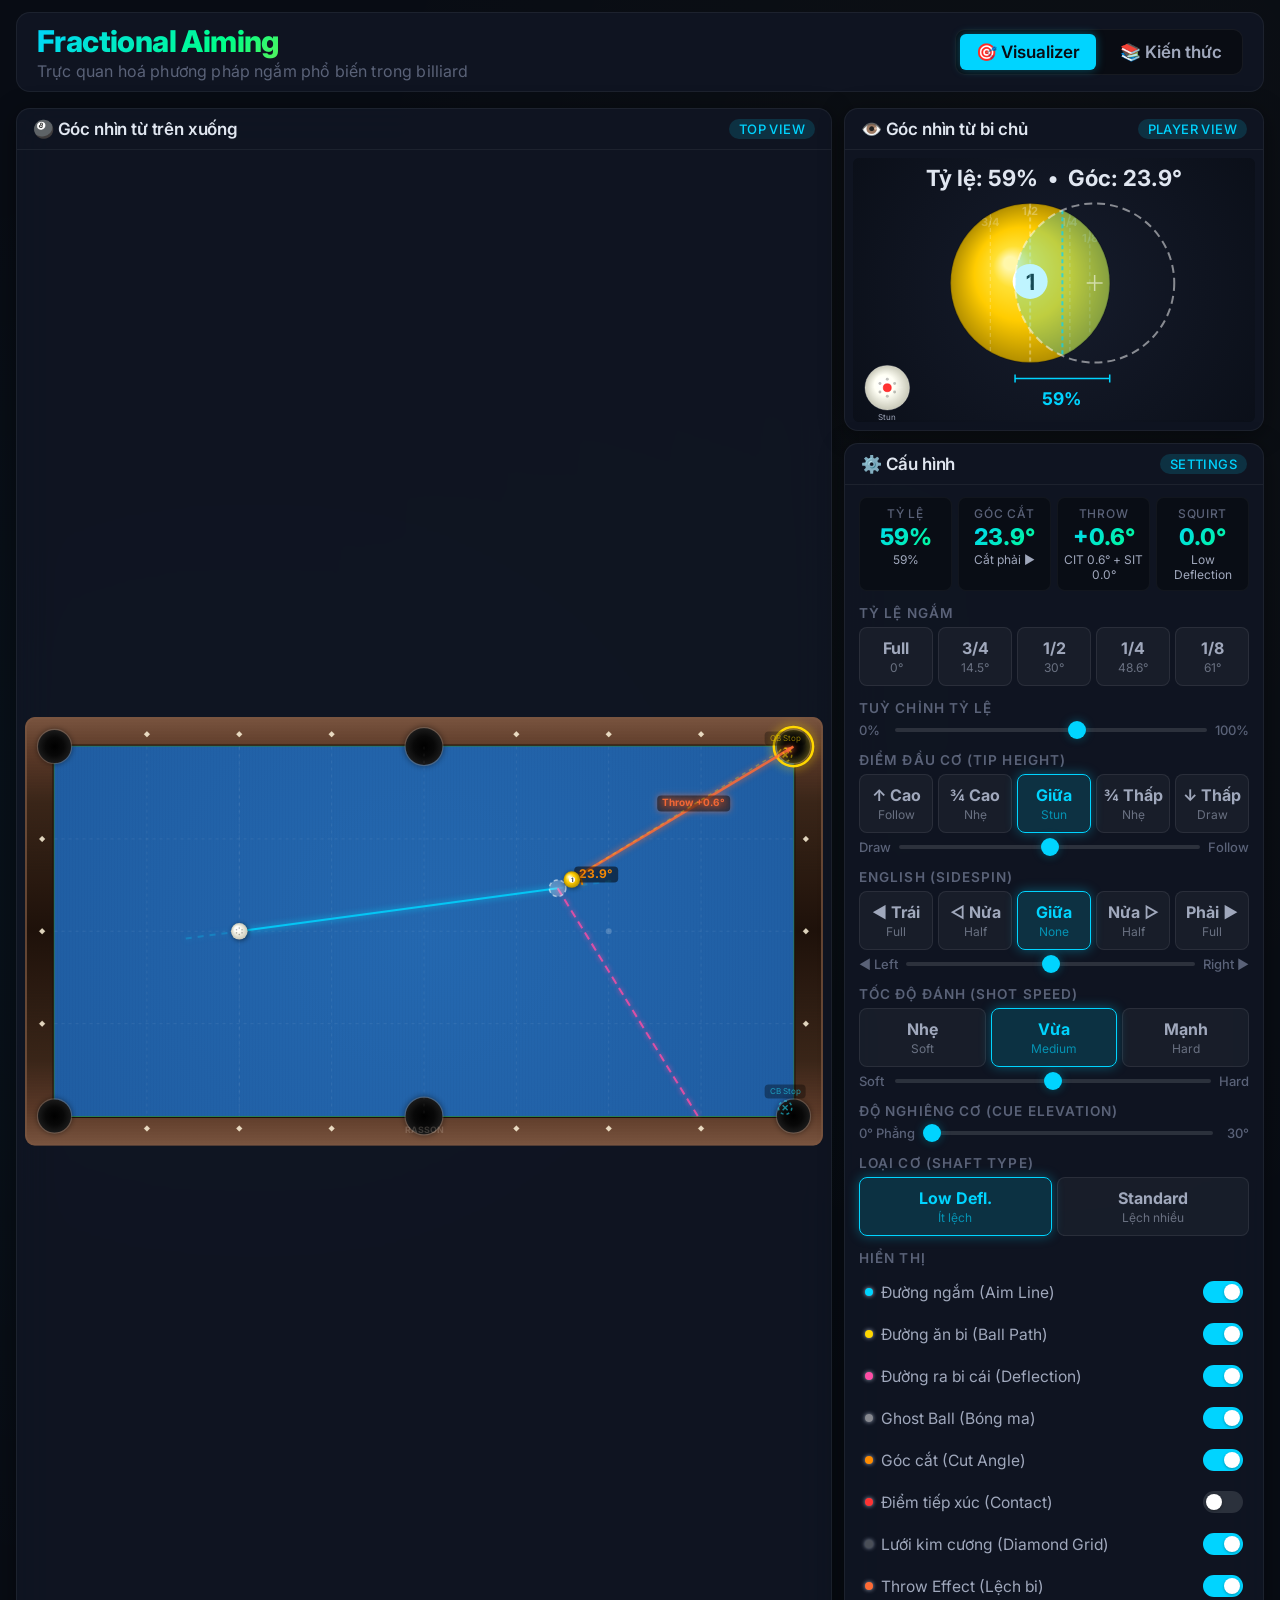
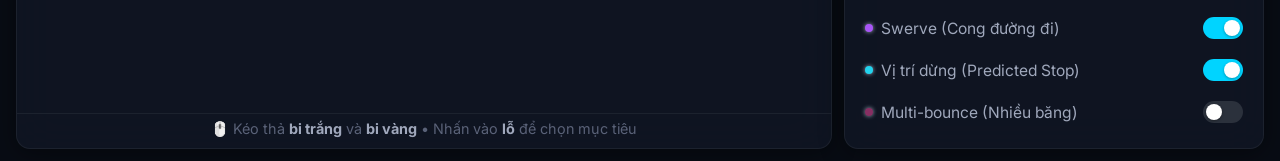
<file: index.html>
<!doctype html>
<html lang="vi">
  <head>
    <meta charset="UTF-8" />
    <meta name="viewport" content="width=device-width, initial-scale=1.0" />
    <meta
      name="description"
      content="Trực quan hoá phương pháp Fractional Aiming (Ngắm theo tỷ lệ) trong Billiard. Công cụ học tập tương tác."
    />
    <title>Fractional Aiming – Billiard Visualization | Ngắm theo tỷ lệ</title>
    <link
      href="https://fonts.googleapis.com/css2?family=Inter:wght@300;400;500;600;700;800&display=swap"
      rel="stylesheet"
    />
    <link rel="stylesheet" href="style.css" />
  </head>
  <body>
    <div class="app">
      <!-- Header -->
      <header class="app-header">
        <div class="header-titles">
          <h1>
            Fractional Aiming <span class="subtitle">• Ngắm theo tỷ lệ</span>
          </h1>
          <p class="tagline">
            Trực quan hoá phương pháp ngắm phổ biến trong billiard
          </p>
        </div>
        <nav class="app-nav">
          <a href="index.html" class="nav-link active">🎯 Visualizer</a>
          <a href="training.html" class="nav-link">📚 Kiến thức</a>
        </nav>
      </header>

      <!-- Main Content -->
      <main class="main-content">
        <!-- Panel 1: Top-down table view -->
        <section class="panel table-panel" id="table-panel">
          <div class="panel-header">
            <h2>🎱 Góc nhìn từ trên xuống</h2>
            <span class="panel-badge">Top View</span>
          </div>
          <div class="canvas-container" id="table-container">
            <canvas id="tableCanvas"></canvas>
          </div>
          <div class="table-hint">
            <span
              >🖱️ Kéo thả <strong>bi trắng</strong> và
              <strong>bi vàng</strong> &bull; Nhấn vào <strong>lỗ</strong> để
              chọn mục tiêu</span
            >
          </div>
        </section>

        <!-- Right column: Perspective + Config -->
        <aside class="right-column">
          <!-- Panel 2: Player perspective view -->
          <section class="panel perspective-panel" id="perspective-panel">
            <div class="panel-header">
              <h2>👁️ Góc nhìn từ bi chủ</h2>
              <span class="panel-badge">Player View</span>
            </div>
            <div class="canvas-container" id="perspective-container">
              <canvas id="perspectiveCanvas"></canvas>
            </div>
          </section>

          <!-- Panel 3: Configuration -->
          <section class="panel config-panel" id="config-panel">
            <div class="panel-header">
              <h2>⚙️ Cấu hình</h2>
              <span class="panel-badge">Settings</span>
            </div>
            <div class="config-content">
              <!-- Info Display -->
              <div class="info-grid">
                <div class="info-item">
                  <div class="info-label">Tỷ lệ</div>
                  <div class="info-value" id="info-fraction">1/2</div>
                  <div class="info-sub" id="info-fraction-pct">50%</div>
                </div>
                <div class="info-item">
                  <div class="info-label">Góc cắt</div>
                  <div class="info-value" id="info-angle">30.0°</div>
                  <div class="info-sub" id="info-cut-dir">&nbsp;</div>
                </div>
                <div class="info-item">
                  <div class="info-label">Throw</div>
                  <div class="info-value" id="info-throw">0.0°</div>
                  <div class="info-sub" id="info-throw-detail">&nbsp;</div>
                </div>
                <div class="info-item">
                  <div class="info-label">Squirt</div>
                  <div class="info-value" id="info-squirt">0.0°</div>
                  <div class="info-sub" id="info-squirt-detail">&nbsp;</div>
                </div>
              </div>

              <!-- Fraction Presets -->
              <div class="config-section">
                <div class="section-label">Tỷ lệ ngắm</div>
                <div class="preset-buttons" id="preset-buttons">
                  <button class="preset-btn" data-fraction="1" id="preset-full">
                    <span class="preset-name">Full</span>
                    <span class="preset-angle">0°</span>
                  </button>
                  <button
                    class="preset-btn"
                    data-fraction="0.75"
                    id="preset-34"
                  >
                    <span class="preset-name">3/4</span>
                    <span class="preset-angle">14.5°</span>
                  </button>
                  <button class="preset-btn" data-fraction="0.5" id="preset-12">
                    <span class="preset-name">1/2</span>
                    <span class="preset-angle">30°</span>
                  </button>
                  <button
                    class="preset-btn"
                    data-fraction="0.25"
                    id="preset-14"
                  >
                    <span class="preset-name">1/4</span>
                    <span class="preset-angle">48.6°</span>
                  </button>
                  <button
                    class="preset-btn"
                    data-fraction="0.125"
                    id="preset-18"
                  >
                    <span class="preset-name">1/8</span>
                    <span class="preset-angle">61°</span>
                  </button>
                </div>
              </div>

              <!-- Custom Fraction Slider -->
              <div class="config-section">
                <div class="section-label">Tuỳ chỉnh tỷ lệ</div>
                <div class="slider-container">
                  <span class="slider-min">0%</span>
                  <input
                    type="range"
                    id="fraction-slider"
                    min="0"
                    max="100"
                    value="50"
                    step="1"
                  />
                  <span class="slider-max">100%</span>
                </div>
              </div>

              <!-- Cue Tip Height -->
              <div class="config-section">
                <div class="section-label">Điểm đầu cơ (Tip Height)</div>
                <div class="preset-buttons" id="tip-buttons">
                  <button class="preset-btn tip-btn" data-tip="1" id="tip-high">
                    <span class="preset-name">↑ Cao</span>
                    <span class="preset-angle">Follow</span>
                  </button>
                  <button
                    class="preset-btn tip-btn"
                    data-tip="0.5"
                    id="tip-34h"
                  >
                    <span class="preset-name">¾ Cao</span>
                    <span class="preset-angle">Nhẹ</span>
                  </button>
                  <button
                    class="preset-btn tip-btn active"
                    data-tip="0"
                    id="tip-center"
                  >
                    <span class="preset-name">Giữa</span>
                    <span class="preset-angle">Stun</span>
                  </button>
                  <button
                    class="preset-btn tip-btn"
                    data-tip="-0.5"
                    id="tip-34l"
                  >
                    <span class="preset-name">¾ Thấp</span>
                    <span class="preset-angle">Nhẹ</span>
                  </button>
                  <button class="preset-btn tip-btn" data-tip="-1" id="tip-low">
                    <span class="preset-name">↓ Thấp</span>
                    <span class="preset-angle">Draw</span>
                  </button>
                </div>
                <div class="slider-container">
                  <span class="slider-min">Draw</span>
                  <input
                    type="range"
                    id="tip-slider"
                    min="-100"
                    max="100"
                    value="0"
                    step="1"
                  />
                  <span class="slider-max">Follow</span>
                </div>
              </div>

              <!-- Sidespin (English) -->
              <div class="config-section">
                <div class="section-label">English (Sidespin)</div>
                <div class="preset-buttons" id="english-buttons">
                  <button
                    class="preset-btn eng-btn"
                    data-eng="-1"
                    id="eng-left"
                  >
                    <span class="preset-name">◀ Trái</span>
                    <span class="preset-angle">Full</span>
                  </button>
                  <button
                    class="preset-btn eng-btn"
                    data-eng="-0.5"
                    id="eng-halfleft"
                  >
                    <span class="preset-name">◁ Nửa</span>
                    <span class="preset-angle">Half</span>
                  </button>
                  <button
                    class="preset-btn eng-btn active"
                    data-eng="0"
                    id="eng-center"
                  >
                    <span class="preset-name">Giữa</span>
                    <span class="preset-angle">None</span>
                  </button>
                  <button
                    class="preset-btn eng-btn"
                    data-eng="0.5"
                    id="eng-halfright"
                  >
                    <span class="preset-name">Nửa ▷</span>
                    <span class="preset-angle">Half</span>
                  </button>
                  <button
                    class="preset-btn eng-btn"
                    data-eng="1"
                    id="eng-right"
                  >
                    <span class="preset-name">Phải ▶</span>
                    <span class="preset-angle">Full</span>
                  </button>
                </div>
                <div class="slider-container">
                  <span class="slider-min">◀ Left</span>
                  <input
                    type="range"
                    id="english-slider"
                    min="-100"
                    max="100"
                    value="0"
                    step="1"
                  />
                  <span class="slider-max">Right ▶</span>
                </div>
              </div>

              <!-- Shot Speed -->
              <div class="config-section">
                <div class="section-label">Tốc độ đánh (Shot Speed)</div>
                <div class="preset-buttons" id="speed-buttons">
                  <button
                    class="preset-btn speed-btn"
                    data-speed="0.15"
                    id="speed-soft"
                  >
                    <span class="preset-name">Nhẹ</span>
                    <span class="preset-angle">Soft</span>
                  </button>
                  <button
                    class="preset-btn speed-btn active"
                    data-speed="0.5"
                    id="speed-med"
                  >
                    <span class="preset-name">Vừa</span>
                    <span class="preset-angle">Medium</span>
                  </button>
                  <button
                    class="preset-btn speed-btn"
                    data-speed="0.85"
                    id="speed-hard"
                  >
                    <span class="preset-name">Mạnh</span>
                    <span class="preset-angle">Hard</span>
                  </button>
                </div>
                <div class="slider-container">
                  <span class="slider-min">Soft</span>
                  <input
                    type="range"
                    id="speed-slider"
                    min="0"
                    max="100"
                    value="50"
                    step="1"
                  />
                  <span class="slider-max">Hard</span>
                </div>
              </div>

              <!-- Cue Elevation -->
              <div class="config-section">
                <div class="section-label">Độ nghiêng cơ (Cue Elevation)</div>
                <div class="slider-container">
                  <span class="slider-min">0° Phẳng</span>
                  <input
                    type="range"
                    id="elevation-slider"
                    min="0"
                    max="30"
                    value="0"
                    step="1"
                  />
                  <span class="slider-max">30°</span>
                </div>
              </div>

              <!-- Shaft Type -->
              <div class="config-section">
                <div class="section-label">Loại cơ (Shaft Type)</div>
                <div class="preset-buttons" id="shaft-buttons">
                  <button
                    class="preset-btn shaft-btn active"
                    data-shaft="ld"
                    id="shaft-ld"
                  >
                    <span class="preset-name">Low Defl.</span>
                    <span class="preset-angle">Ít lệch</span>
                  </button>
                  <button
                    class="preset-btn shaft-btn"
                    data-shaft="std"
                    id="shaft-std"
                  >
                    <span class="preset-name">Standard</span>
                    <span class="preset-angle">Lệch nhiều</span>
                  </button>
                </div>
              </div>

              <!-- Display Toggles -->
              <div class="config-section">
                <div class="section-label">Hiển thị</div>
                <div class="toggle-list">
                  <label class="toggle-row" for="toggle-aimLine">
                    <span class="toggle-label">
                      <span
                        class="color-dot"
                        style="background: #00d4ff"
                      ></span>
                      Đường ngắm (Aim Line)
                    </span>
                    <span class="toggle-switch">
                      <input type="checkbox" id="toggle-aimLine" checked />
                      <span class="toggle-track"></span>
                    </span>
                  </label>
                  <label class="toggle-row" for="toggle-objectPath">
                    <span class="toggle-label">
                      <span
                        class="color-dot"
                        style="background: #ffd700"
                      ></span>
                      Đường ăn bi (Ball Path)
                    </span>
                    <span class="toggle-switch">
                      <input type="checkbox" id="toggle-objectPath" checked />
                      <span class="toggle-track"></span>
                    </span>
                  </label>
                  <label class="toggle-row" for="toggle-deflectionPath">
                    <span class="toggle-label">
                      <span
                        class="color-dot"
                        style="background: #ff4da6"
                      ></span>
                      Đường ra bi cái (Deflection)
                    </span>
                    <span class="toggle-switch">
                      <input
                        type="checkbox"
                        id="toggle-deflectionPath"
                        checked
                      />
                      <span class="toggle-track"></span>
                    </span>
                  </label>
                  <label class="toggle-row" for="toggle-ghostBall">
                    <span class="toggle-label">
                      <span
                        class="color-dot"
                        style="background: rgba(255, 255, 255, 0.5)"
                      ></span>
                      Ghost Ball (Bóng ma)
                    </span>
                    <span class="toggle-switch">
                      <input type="checkbox" id="toggle-ghostBall" checked />
                      <span class="toggle-track"></span>
                    </span>
                  </label>
                  <label class="toggle-row" for="toggle-cutAngle">
                    <span class="toggle-label">
                      <span
                        class="color-dot"
                        style="background: #ff8c00"
                      ></span>
                      Góc cắt (Cut Angle)
                    </span>
                    <span class="toggle-switch">
                      <input type="checkbox" id="toggle-cutAngle" checked />
                      <span class="toggle-track"></span>
                    </span>
                  </label>
                  <label class="toggle-row" for="toggle-contactPoint">
                    <span class="toggle-label">
                      <span
                        class="color-dot"
                        style="background: #ff3333"
                      ></span>
                      Điểm tiếp xúc (Contact)
                    </span>
                    <span class="toggle-switch">
                      <input type="checkbox" id="toggle-contactPoint" />
                      <span class="toggle-track"></span>
                    </span>
                  </label>
                  <label class="toggle-row" for="toggle-diamondGrid">
                    <span class="toggle-label">
                      <span
                        class="color-dot"
                        style="background: rgba(255, 255, 255, 0.25)"
                      ></span>
                      Lưới kim cương (Diamond Grid)
                    </span>
                    <span class="toggle-switch">
                      <input type="checkbox" id="toggle-diamondGrid" checked />
                      <span class="toggle-track"></span>
                    </span>
                  </label>
                  <label class="toggle-row" for="toggle-throwEffect">
                    <span class="toggle-label">
                      <span
                        class="color-dot"
                        style="background: #ff6b35"
                      ></span>
                      Throw Effect (Lệch bi)
                    </span>
                    <span class="toggle-switch">
                      <input type="checkbox" id="toggle-throwEffect" checked />
                      <span class="toggle-track"></span>
                    </span>
                  </label>
                  <label class="toggle-row" for="toggle-swervePath">
                    <span class="toggle-label">
                      <span
                        class="color-dot"
                        style="background: #a855f7"
                      ></span>
                      Swerve (Cong đường đi)
                    </span>
                    <span class="toggle-switch">
                      <input type="checkbox" id="toggle-swervePath" checked />
                      <span class="toggle-track"></span>
                    </span>
                  </label>
                  <label class="toggle-row" for="toggle-predictedStop">
                    <span class="toggle-label">
                      <span
                        class="color-dot"
                        style="background: #22d3ee"
                      ></span>
                      Vị trí dừng (Predicted Stop)
                    </span>
                    <span class="toggle-switch">
                      <input
                        type="checkbox"
                        id="toggle-predictedStop"
                        checked
                      />
                      <span class="toggle-track"></span>
                    </span>
                  </label>
                  <label class="toggle-row" for="toggle-bouncePath">
                    <span class="toggle-label">
                      <span
                        class="color-dot"
                        style="background: rgba(255, 77, 166, 0.5)"
                      ></span>
                      Multi-bounce (Nhiều băng)
                    </span>
                    <span class="toggle-switch">
                      <input type="checkbox" id="toggle-bouncePath" />
                      <span class="toggle-track"></span>
                    </span>
                  </label>
                </div>
              </div>
            </div>
          </section>
        </aside>
      </main>
    </div>

    <script src="physics.js"></script>
    <script src="app.js"></script>
  </body>
</html>
</file>
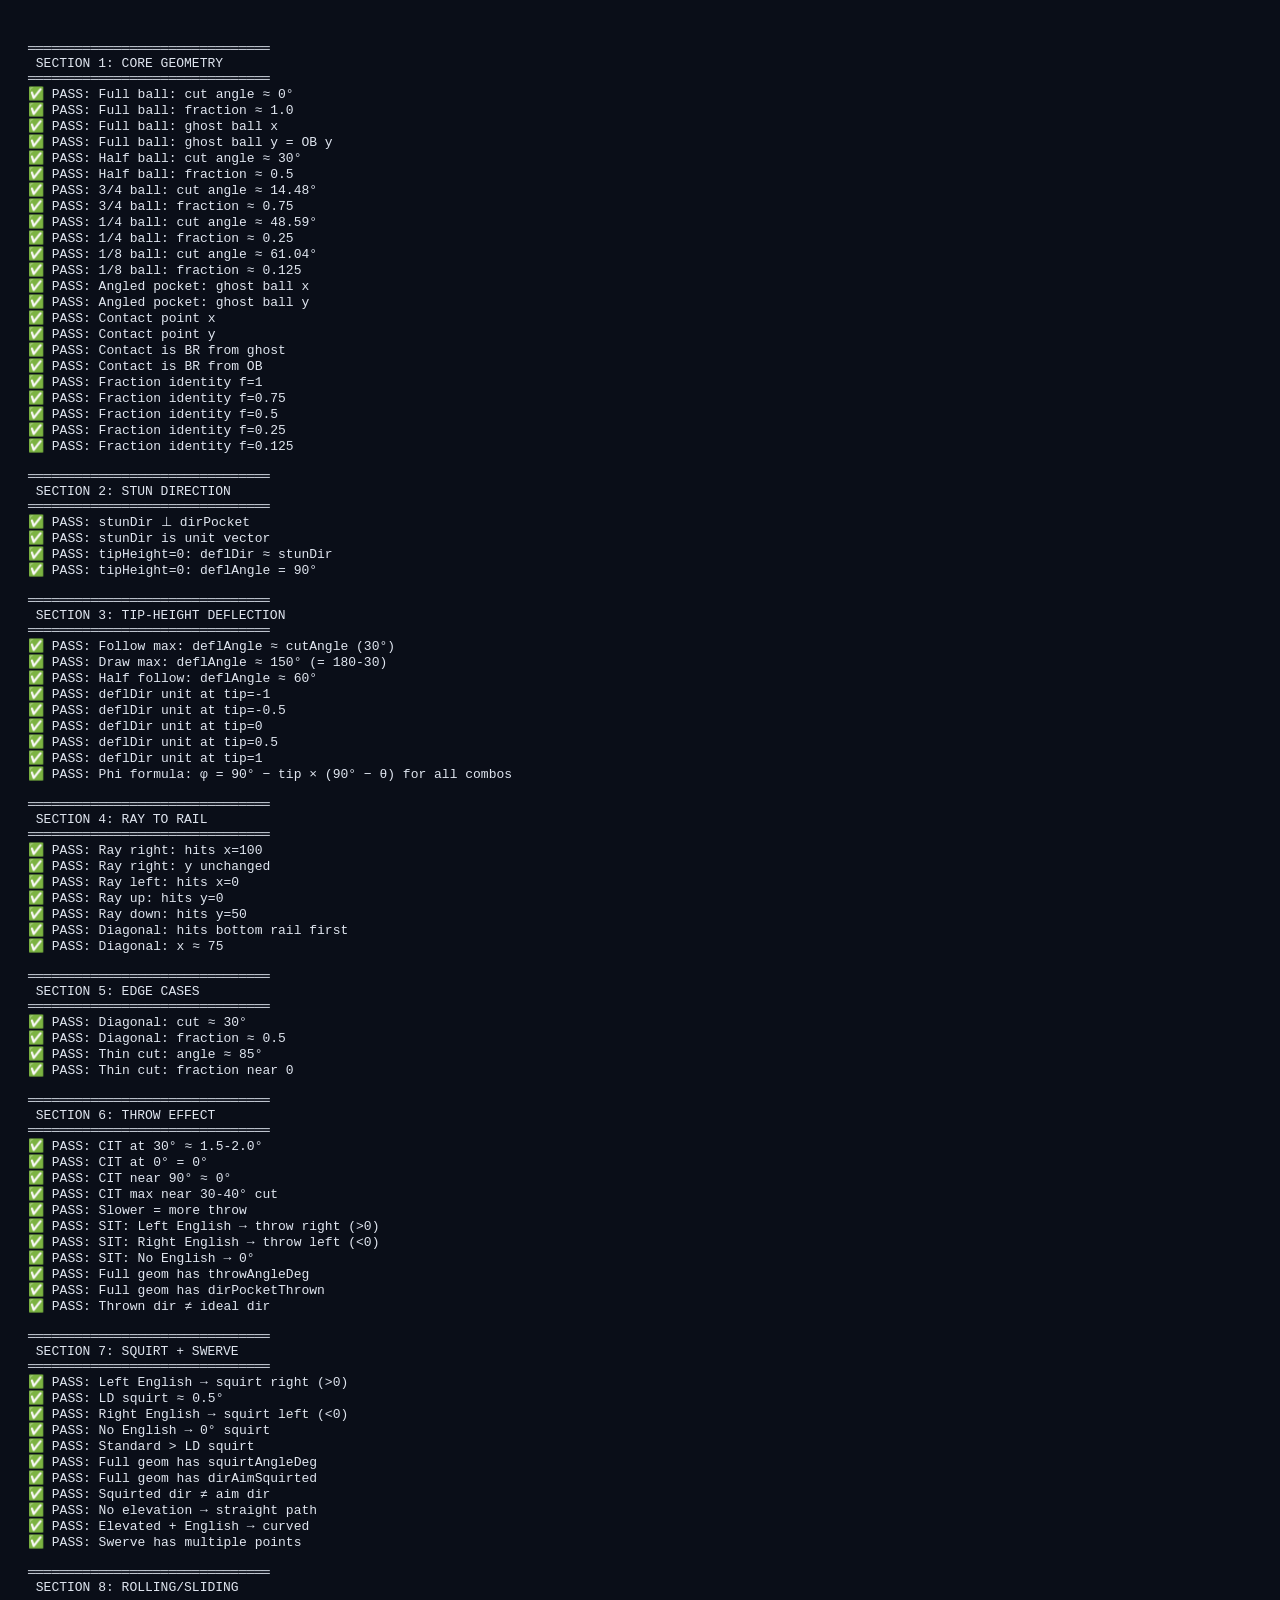
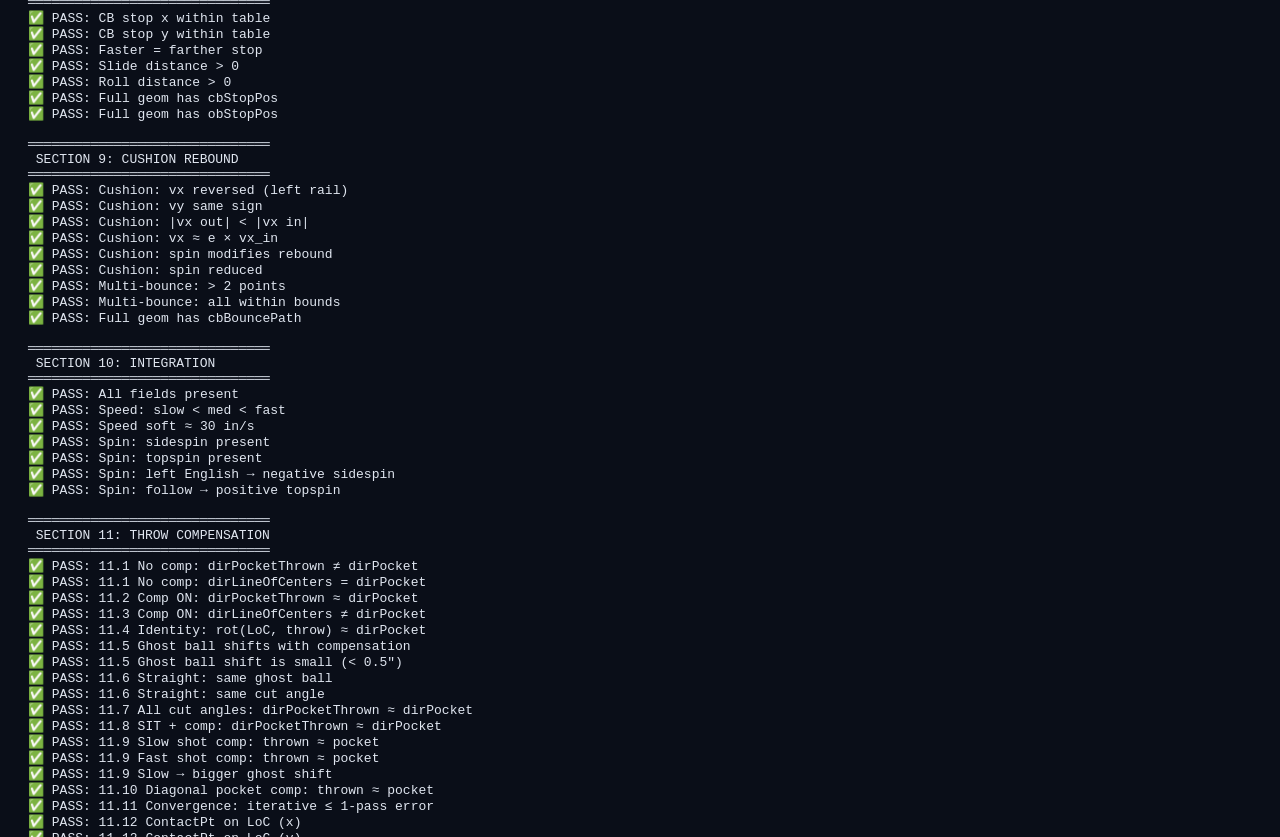
<file: test_physics.html>
<!DOCTYPE html>
<html>
<head><meta charset="UTF-8"><title>Physics Unit Tests — Fractional Aiming</title></head>
<body style="background:#0a0e18;color:#e0e6f0;font-family:monospace;padding:20px;">
<pre id="output"></pre>
<script src="physics.js"></script>
<script>
const log = [];
let totalTests = 0;
function assert(name, cond, msg) {
    totalTests++;
    if (cond) {
        log.push(`✅ PASS: ${name}`);
    } else {
        log.push(`❌ FAIL: ${name} — ${msg}`);
    }
}
function approx(a, b, eps) { return Math.abs(a - b) < (eps || 0.01); }
function approxV(a, b, eps) { return approx(a.x, b.x, eps) && approx(a.y, b.y, eps); }

// ====== Constants ======
const BR = 1.125;
const TW = 100, TH = 50;

// ====== Utility functions ======
function clamp(v, lo, hi) { return Math.max(lo, Math.min(hi, v)); }
function normalize(v) {
    const d = Math.sqrt(v.x * v.x + v.y * v.y);
    return d < 1e-9 ? {x:0,y:0} : {x: v.x/d, y: v.y/d};
}

// Use physics module for geometry calculations
const P = BilliardPhysics;
const U = P._util;

function calcGeometry(cb, ob, pocket, tipHeight, tipSide, shotSpeed) {
    return P.calcFullGeometry(cb, ob, pocket, {
        tipHeight: tipHeight || 0,
        tipSide: tipSide || 0,
        shotSpeed: shotSpeed != null ? shotSpeed : 0.5,
        cueElevation: 0,
        shaftType: 'ld',
    });
}

// ============================================================
//               SECTION 1: CORE GEOMETRY (backward compat)
// ============================================================
log.push('═══════════════════════════════');
log.push(' SECTION 1: CORE GEOMETRY');
log.push('═══════════════════════════════');

// TEST 1: Full ball hit (0° cut)
{
    const ob = { x: 50, y: 25 }, pocket = { x: 100, y: 25 }, cb = { x: 20, y: 25 };
    const g = calcGeometry(cb, ob, pocket);
    assert('Full ball: cut angle ≈ 0°', approx(g.cutAngleDeg, 0, 0.5), `got ${g.cutAngleDeg.toFixed(2)}°`);
    assert('Full ball: fraction ≈ 1.0', approx(g.fraction, 1.0, 0.02), `got ${g.fraction.toFixed(4)}`);
    assert('Full ball: ghost ball x', approx(g.ghostBall.x, 50 - 2*BR, 0.01), `got ${g.ghostBall.x}`);
    assert('Full ball: ghost ball y = OB y', approx(g.ghostBall.y, 25, 0.01), `got ${g.ghostBall.y}`);
}

// TEST 2: Half ball hit (30° cut)
{
    const ob = { x: 50, y: 25 }, pocket = { x: 100, y: 25 };
    const gb = { x: 50 - 2*BR, y: 25 };
    const dist = 30, theta = 30 * Math.PI / 180;
    const cb = { x: gb.x - Math.cos(theta)*dist, y: gb.y + Math.sin(theta)*dist };
    const g = calcGeometry(cb, ob, pocket);
    assert('Half ball: cut angle ≈ 30°', approx(g.cutAngleDeg, 30, 0.5), `got ${g.cutAngleDeg.toFixed(2)}°`);
    assert('Half ball: fraction ≈ 0.5', approx(g.fraction, 0.5, 0.02), `got ${g.fraction.toFixed(4)}`);
}

// TEST 3: 3/4 ball hit
{
    const ob = { x: 50, y: 25 }, pocket = { x: 100, y: 25 };
    const gb = { x: 50 - 2*BR, y: 25 }, dist = 30, theta = Math.asin(0.25);
    const cb = { x: gb.x - Math.cos(theta)*dist, y: gb.y + Math.sin(theta)*dist };
    const g = calcGeometry(cb, ob, pocket);
    assert('3/4 ball: cut angle ≈ 14.48°', approx(g.cutAngleDeg, 14.48, 0.5), `got ${g.cutAngleDeg.toFixed(2)}°`);
    assert('3/4 ball: fraction ≈ 0.75', approx(g.fraction, 0.75, 0.02), `got ${g.fraction.toFixed(4)}`);
}

// TEST 4: 1/4 ball hit
{
    const ob = { x: 50, y: 25 }, pocket = { x: 100, y: 25 };
    const gb = { x: 50 - 2*BR, y: 25 }, dist = 30, theta = Math.asin(0.75);
    const cb = { x: gb.x - Math.cos(theta)*dist, y: gb.y + Math.sin(theta)*dist };
    const g = calcGeometry(cb, ob, pocket);
    assert('1/4 ball: cut angle ≈ 48.59°', approx(g.cutAngleDeg, 48.59, 0.5), `got ${g.cutAngleDeg.toFixed(2)}°`);
    assert('1/4 ball: fraction ≈ 0.25', approx(g.fraction, 0.25, 0.02), `got ${g.fraction.toFixed(4)}`);
}

// TEST 5: 1/8 ball hit
{
    const ob = { x: 50, y: 25 }, pocket = { x: 100, y: 25 };
    const gb = { x: 50 - 2*BR, y: 25 }, dist = 30, theta = Math.asin(0.875);
    const cb = { x: gb.x - Math.cos(theta)*dist, y: gb.y + Math.sin(theta)*dist };
    const g = calcGeometry(cb, ob, pocket);
    assert('1/8 ball: cut angle ≈ 61.04°', approx(g.cutAngleDeg, 61.04, 0.5), `got ${g.cutAngleDeg.toFixed(2)}°`);
    assert('1/8 ball: fraction ≈ 0.125', approx(g.fraction, 0.125, 0.02), `got ${g.fraction.toFixed(4)}`);
}

// TEST 6: Ghost ball position with angled pocket
{
    const ob = { x: 50, y: 25 }, pocket = { x: 100, y: 0 };
    const dpx = pocket.x-ob.x, dpy = pocket.y-ob.y;
    const dpLen = Math.sqrt(dpx*dpx+dpy*dpy);
    const dp = {x:dpx/dpLen,y:dpy/dpLen};
    const expectedGB = { x: ob.x - dp.x*2*BR, y: ob.y - dp.y*2*BR };
    const g = calcGeometry({x:20,y:30}, ob, pocket);
    assert('Angled pocket: ghost ball x', approx(g.ghostBall.x, expectedGB.x, 0.01), `expected ${expectedGB.x.toFixed(3)}, got ${g.ghostBall.x.toFixed(3)}`);
    assert('Angled pocket: ghost ball y', approx(g.ghostBall.y, expectedGB.y, 0.01), `expected ${expectedGB.y.toFixed(3)}, got ${g.ghostBall.y.toFixed(3)}`);
}

// TEST 7: Contact point
{
    const ob = { x: 50, y: 25 }, pocket = { x: 100, y: 25 }, cb = { x: 20, y: 25 };
    const g = calcGeometry(cb, ob, pocket);
    assert('Contact point x', approx(g.contactPoint.x, 50 - BR, 0.01), `expected ${50-BR}, got ${g.contactPoint.x}`);
    assert('Contact point y', approx(g.contactPoint.y, 25, 0.01), `expected 25, got ${g.contactPoint.y}`);
    const dGC = Math.sqrt((g.contactPoint.x-g.ghostBall.x)**2+(g.contactPoint.y-g.ghostBall.y)**2);
    const dOC = Math.sqrt((g.contactPoint.x-ob.x)**2+(g.contactPoint.y-ob.y)**2);
    assert('Contact is BR from ghost', approx(dGC, BR, 0.01), `got ${dGC.toFixed(4)}`);
    assert('Contact is BR from OB', approx(dOC, BR, 0.01), `got ${dOC.toFixed(4)}`);
}

// TEST 8: Fraction formula identity
{
    [1, 0.75, 0.5, 0.25, 0.125].forEach(f => {
        const theta = Math.asin(1 - f);
        const recovered = 1 - Math.sin(theta);
        assert(`Fraction identity f=${f}`, approx(recovered, f, 1e-10), `recovered ${recovered}`);
    });
}

// ============================================================
//       SECTION 2: STUN DIRECTION (tangent line)
// ============================================================
log.push('');
log.push('═══════════════════════════════');
log.push(' SECTION 2: STUN DIRECTION');
log.push('═══════════════════════════════');

// TEST: stunDir ⊥ dirPocket (always)
{
    const ob = { x: 50, y: 25 }, pocket = { x: 100, y: 25 };
    const gb = { x: 50 - 2*BR, y: 25 }, dist = 30;
    const theta = 30 * Math.PI / 180;
    const cb = { x: gb.x - Math.cos(theta)*dist, y: gb.y + Math.sin(theta)*dist };
    const g = calcGeometry(cb, ob, pocket);
    const dotSP = g.stunDir.x * g.dirPocket.x + g.stunDir.y * g.dirPocket.y;
    assert('stunDir ⊥ dirPocket', approx(dotSP, 0, 0.001), `dot = ${dotSP.toFixed(6)}`);
}

// TEST: stunDir is unit vector
{
    const ob = { x: 50, y: 25 }, pocket = { x: 100, y: 25 };
    const gb = { x: 50 - 2*BR, y: 25 }, dist = 30;
    const theta = 45 * Math.PI / 180;
    const cb = { x: gb.x - Math.cos(theta)*dist, y: gb.y + Math.sin(theta)*dist };
    const g = calcGeometry(cb, ob, pocket);
    const len = Math.sqrt(g.stunDir.x**2 + g.stunDir.y**2);
    assert('stunDir is unit vector', approx(len, 1, 0.001), `|stunDir| = ${len.toFixed(6)}`);
}

// TEST: stunDir = deflDir when tipHeight = 0
{
    const ob = { x: 50, y: 25 }, pocket = { x: 100, y: 25 };
    const gb = { x: 50 - 2*BR, y: 25 }, dist = 30;
    const theta = 30 * Math.PI / 180;
    const cb = { x: gb.x - Math.cos(theta)*dist, y: gb.y + Math.sin(theta)*dist };
    const g = calcGeometry(cb, ob, pocket, 0);
    assert('tipHeight=0: deflDir ≈ stunDir', approxV(g.deflDir, g.stunDir, 0.001),
        `deflDir=(${g.deflDir.x.toFixed(4)},${g.deflDir.y.toFixed(4)}) stunDir=(${g.stunDir.x.toFixed(4)},${g.stunDir.y.toFixed(4)})`);
    assert('tipHeight=0: deflAngle = 90°', approx(g.deflAngleDeg, 90, 0.1), `got ${g.deflAngleDeg.toFixed(2)}°`);
}

// ============================================================
//    SECTION 3: TIP-HEIGHT DEFLECTION (follow/draw)
// ============================================================
log.push('');
log.push('═══════════════════════════════');
log.push(' SECTION 3: TIP-HEIGHT DEFLECTION');
log.push('═══════════════════════════════');

function setupTipTest(cutDeg) {
    const ob = { x: 50, y: 25 }, pocket = { x: 100, y: 25 };
    const gb = { x: 50 - 2*BR, y: 25 }, dist = 30;
    const theta = cutDeg * Math.PI / 180;
    const cb = { x: gb.x - Math.cos(theta)*dist, y: gb.y + Math.sin(theta)*dist };
    return { cb, ob, pocket };
}

// TEST: Follow (tipHeight=1) → deflAngle ≈ cutAngle
{
    const s = setupTipTest(30);
    const g = calcGeometry(s.cb, s.ob, s.pocket, 1);
    assert('Follow max: deflAngle ≈ cutAngle (30°)', approx(g.deflAngleDeg, 30, 0.5),
        `got ${g.deflAngleDeg.toFixed(2)}°`);
}

// TEST: Draw (tipHeight=-1) → deflAngle ≈ 180° - cutAngle
{
    const s = setupTipTest(30);
    const g = calcGeometry(s.cb, s.ob, s.pocket, -1);
    assert('Draw max: deflAngle ≈ 150° (= 180-30)', approx(g.deflAngleDeg, 150, 0.5),
        `got ${g.deflAngleDeg.toFixed(2)}°`);
}

// TEST: Half follow (tipHeight=0.5) → deflAngle ≈ 60°
{
    const s = setupTipTest(30);
    const g = calcGeometry(s.cb, s.ob, s.pocket, 0.5);
    assert('Half follow: deflAngle ≈ 60°', approx(g.deflAngleDeg, 60, 0.5),
        `got ${g.deflAngleDeg.toFixed(2)}°`);
}

// TEST: deflDir is unit vector for all tip heights
{
    [-1, -0.5, 0, 0.5, 1].forEach(tip => {
        const s = setupTipTest(30);
        const g = calcGeometry(s.cb, s.ob, s.pocket, tip);
        const len = Math.sqrt(g.deflDir.x**2 + g.deflDir.y**2);
        assert(`deflDir unit at tip=${tip}`, approx(len, 1, 0.01), `|deflDir| = ${len.toFixed(6)}`);
    });
}

// TEST: Phi formula consistency
{
    const angles = [0, 15, 30, 45, 60];
    const tips = [-1, -0.5, 0, 0.5, 1];
    let phiOk = true;
    angles.forEach(aDeg => {
        tips.forEach(tip => {
            const expected = 90 - tip * (90 - aDeg);
            const s = setupTipTest(aDeg);
            const g = calcGeometry(s.cb, s.ob, s.pocket, tip);
            if (!approx(g.deflAngleDeg, expected, 1)) {
                phiOk = false;
                log.push(`  φ mismatch: θ=${aDeg}°, tip=${tip}, expected=${expected.toFixed(1)}°, got=${g.deflAngleDeg.toFixed(1)}°`);
            }
        });
    });
    assert('Phi formula: φ = 90° − tip × (90° − θ) for all combos', phiOk, 'see details above');
}

// ============================================================
//           SECTION 4: rayToRail
// ============================================================
log.push('');
log.push('═══════════════════════════════');
log.push(' SECTION 4: RAY TO RAIL');
log.push('═══════════════════════════════');

{
    const pt = U.rayToRail(50, 25, 1, 0, TW, TH);
    assert('Ray right: hits x=100', approx(pt.x, 100, 0.01), `x = ${pt.x}`);
    assert('Ray right: y unchanged', approx(pt.y, 25, 0.01), `y = ${pt.y}`);
}
{
    const pt = U.rayToRail(50, 25, -1, 0, TW, TH);
    assert('Ray left: hits x=0', approx(pt.x, 0, 0.01), `x = ${pt.x}`);
}
{
    const pt = U.rayToRail(50, 25, 0, -1, TW, TH);
    assert('Ray up: hits y=0', approx(pt.y, 0, 0.01), `y = ${pt.y}`);
}
{
    const pt = U.rayToRail(50, 25, 0, 1, TW, TH);
    assert('Ray down: hits y=50', approx(pt.y, 50, 0.01), `y = ${pt.y}`);
}
{
    const d = Math.SQRT1_2;
    const pt = U.rayToRail(50, 25, d, d, TW, TH);
    assert('Diagonal: hits bottom rail first', approx(pt.y, 50, 0.01), `y = ${pt.y.toFixed(2)}`);
    assert('Diagonal: x ≈ 75', approx(pt.x, 75, 0.01), `x = ${pt.x.toFixed(2)}`);
}

// ============================================================
//           SECTION 5: EDGE CASES
// ============================================================
log.push('');
log.push('═══════════════════════════════');
log.push(' SECTION 5: EDGE CASES');
log.push('═══════════════════════════════');

// Diagonal pocket + half ball cut
{
    const ob = { x: 60, y: 30 }, pocket = { x: 100, y: 0 };
    const dpx = pocket.x-ob.x, dpy = pocket.y-ob.y;
    const dpLen = Math.sqrt(dpx*dpx+dpy*dpy);
    const dp = {x:dpx/dpLen,y:dpy/dpLen};
    const gb = { x: ob.x - dp.x*2*BR, y: ob.y - dp.y*2*BR };
    const theta = 30 * Math.PI / 180;
    const cosT = Math.cos(theta), sinT = Math.sin(theta);
    const aimDir = { x: dp.x*cosT - dp.y*sinT, y: dp.x*sinT + dp.y*cosT };
    const cb = { x: gb.x - aimDir.x*25, y: gb.y - aimDir.y*25 };
    const g = calcGeometry(cb, ob, pocket);
    assert('Diagonal: cut ≈ 30°', approx(g.cutAngleDeg, 30, 0.5), `got ${g.cutAngleDeg.toFixed(2)}°`);
    assert('Diagonal: fraction ≈ 0.5', approx(g.fraction, 0.5, 0.02), `got ${g.fraction.toFixed(4)}`);
}

// Very thin cut
{
    const ob = { x: 50, y: 25 }, pocket = { x: 100, y: 25 };
    const gb = { x: 50 - 2*BR, y: 25 }, dist = 30;
    const theta = 85 * Math.PI / 180;
    const cb = { x: gb.x - Math.cos(theta)*dist, y: gb.y + Math.sin(theta)*dist };
    const g = calcGeometry(cb, ob, pocket);
    assert('Thin cut: angle ≈ 85°', approx(g.cutAngleDeg, 85, 1), `got ${g.cutAngleDeg.toFixed(2)}°`);
    assert('Thin cut: fraction near 0', g.fraction < 0.1, `got ${g.fraction.toFixed(4)}`);
}

// ============================================================
//           SECTION 6: THROW EFFECT
// ============================================================
log.push('');
log.push('═══════════════════════════════');
log.push(' SECTION 6: THROW EFFECT');
log.push('═══════════════════════════════');

// CIT at 30° cut with μ=0.06 → throw ≈ 1.7° (Dr. Dave reference)
{
    const cutAngle = 30 * Math.PI / 180;
    const speed = P.normToSpeed(0.5); // medium speed
    const throwAngle = P.calcCutInducedThrow(cutAngle, speed);
    const throwDeg = throwAngle * 180 / Math.PI;
    assert('CIT at 30° ≈ 1.5-2.0°', throwDeg > 0.8 && throwDeg < 3.0,
        `got ${throwDeg.toFixed(2)}°`);
}

// CIT at 0° = 0 (straight shot, no throw)
{
    const throwAngle = P.calcCutInducedThrow(0, P.normToSpeed(0.5));
    assert('CIT at 0° = 0°', Math.abs(throwAngle) < 0.001,
        `got ${(throwAngle * 180 / Math.PI).toFixed(4)}°`);
}

// CIT near 90° ≈ 0 (near miss)
{
    const throwAngle = P.calcCutInducedThrow(Math.PI * 0.49, P.normToSpeed(0.5));
    assert('CIT near 90° ≈ 0°', Math.abs(throwAngle) < 0.001,
        `got ${(throwAngle * 180 / Math.PI).toFixed(4)}°`);
}

// CIT peaks near 30-35° cut
{
    let maxThrow = 0, maxAngle = 0;
    for (let deg = 5; deg < 85; deg += 5) {
        const t = P.calcCutInducedThrow(deg * Math.PI / 180, P.normToSpeed(0.5));
        if (t > maxThrow) { maxThrow = t; maxAngle = deg; }
    }
    assert('CIT max near 30-40° cut', maxAngle >= 25 && maxAngle <= 45,
        `max at ${maxAngle}°`);
}

// Slower shot → more throw
{
    const cutAngle = 30 * Math.PI / 180;
    const throwSlow = P.calcCutInducedThrow(cutAngle, P.normToSpeed(0.15)); // soft
    const throwFast = P.calcCutInducedThrow(cutAngle, P.normToSpeed(0.85)); // hard
    assert('Slower = more throw', throwSlow > throwFast,
        `slow=${(throwSlow*180/Math.PI).toFixed(2)}° fast=${(throwFast*180/Math.PI).toFixed(2)}°`);
}

// SIT: Left English → OB thrown right (positive)
{
    const sidespin = -100; // left English = negative sidespin
    const speed = P.normToSpeed(0.5);
    const sitAngle = P.calcSpinInducedThrow(sidespin, speed);
    assert('SIT: Left English → throw right (>0)', sitAngle > 0,
        `got ${(sitAngle*180/Math.PI).toFixed(2)}°`);
}

// SIT: Right English → OB thrown left (negative)
{
    const sidespin = 100; // right English = positive sidespin
    const speed = P.normToSpeed(0.5);
    const sitAngle = P.calcSpinInducedThrow(sidespin, speed);
    assert('SIT: Right English → throw left (<0)', sitAngle < 0,
        `got ${(sitAngle*180/Math.PI).toFixed(2)}°`);
}

// SIT: No English → no throw
{
    const sitAngle = P.calcSpinInducedThrow(0, P.normToSpeed(0.5));
    assert('SIT: No English → 0°', Math.abs(sitAngle) < 0.001,
        `got ${(sitAngle*180/Math.PI).toFixed(4)}°`);
}

// Full geometry includes throw
{
    const ob = { x: 50, y: 25 }, pocket = { x: 100, y: 25 };
    const gb = { x: 50 - 2*BR, y: 25 }, dist = 30;
    const theta = 30 * Math.PI / 180;
    const cb = { x: gb.x - Math.cos(theta)*dist, y: gb.y + Math.sin(theta)*dist };
    const g = calcGeometry(cb, ob, pocket, 0, 0, 0.5);
    assert('Full geom has throwAngleDeg', g.throwAngleDeg != null, 'missing throwAngleDeg');
    assert('Full geom has dirPocketThrown', g.dirPocketThrown != null, 'missing dirPocketThrown');
    assert('Thrown dir ≠ ideal dir', !approxV(g.dirPocket, g.dirPocketThrown, 0.0001),
        'should differ due to throw');
}

// ============================================================
//           SECTION 7: SQUIRT + SWERVE
// ============================================================
log.push('');
log.push('═══════════════════════════════');
log.push(' SECTION 7: SQUIRT + SWERVE');
log.push('═══════════════════════════════');

// Squirt: Left English → CB squirts right of aim (positive angle)
{
    const squirt = P.calcSquirtAngle(-1, 'ld'); // full left English
    const squirtDeg = squirt * 180 / Math.PI;
    assert('Left English → squirt right (>0)', squirt > 0,
        `got ${squirtDeg.toFixed(2)}°`);
    assert('LD squirt ≈ 0.5°', approx(Math.abs(squirtDeg), 0.5, 0.1),
        `got ${Math.abs(squirtDeg).toFixed(2)}°`);
}

// Squirt: Right English → CB squirts left (negative angle)
{
    const squirt = P.calcSquirtAngle(1, 'ld');
    assert('Right English → squirt left (<0)', squirt < 0,
        `got ${(squirt*180/Math.PI).toFixed(2)}°`);
}

// Squirt: No English → no squirt
{
    const squirt = P.calcSquirtAngle(0, 'ld');
    assert('No English → 0° squirt', Math.abs(squirt) < 0.001,
        `got ${(squirt*180/Math.PI).toFixed(4)}°`);
}

// Standard shaft squirts more than LD
{
    const squirtLD = P.calcSquirtAngle(-1, 'ld');
    const squirtSTD = P.calcSquirtAngle(-1, 'std');
    assert('Standard > LD squirt', Math.abs(squirtSTD) > Math.abs(squirtLD),
        `LD=${(squirtLD*180/Math.PI).toFixed(2)}° STD=${(squirtSTD*180/Math.PI).toFixed(2)}°`);
}

// Full geometry includes squirt data
{
    const ob = { x: 50, y: 25 }, pocket = { x: 100, y: 25 }, cb = { x: 20, y: 28 };
    const g = P.calcFullGeometry(cb, ob, pocket, { tipSide: -0.5, shotSpeed: 0.5 });
    assert('Full geom has squirtAngleDeg', g.squirtAngleDeg != null, 'missing');
    assert('Full geom has dirAimSquirted', g.dirAimSquirted != null, 'missing');
    assert('Squirted dir ≠ aim dir', !approxV(g.dirAim, g.dirAimSquirted, 0.0001),
        'should differ');
}

// Swerve: no cue elevation → straight path
{
    const aimDir = { x: 1, y: 0 };
    const swerve = P.calcSwervePath({x:10,y:25}, aimDir, 0.01, -100, 0, 80, 40);
    assert('No elevation → straight path', swerve.isStraight, 'expected straight');
}

// Swerve: with elevation + English → curved path
{
    const aimDir = { x: 1, y: 0 };
    const swerve = P.calcSwervePath({x:10,y:25}, aimDir, 0.01, -100, 15, 80, 40);
    assert('Elevated + English → curved', !swerve.isStraight, 'expected curve');
    assert('Swerve has multiple points', swerve.points.length > 2,
        `got ${swerve.points.length} points`);
}

// ============================================================
//           SECTION 8: ROLLING/SLIDING
// ============================================================
log.push('');
log.push('═══════════════════════════════');
log.push(' SECTION 8: ROLLING/SLIDING');
log.push('═══════════════════════════════');

// Stop position within table bounds
{
    const result = P.predictStopPosition({x:50,y:25}, {x:1,y:0}, 80);
    assert('CB stop x within table', result.stopPos.x >= BR && result.stopPos.x <= TW - BR,
        `x = ${result.stopPos.x.toFixed(1)}`);
    assert('CB stop y within table', result.stopPos.y >= BR && result.stopPos.y <= TH - BR,
        `y = ${result.stopPos.y.toFixed(1)}`);
}

// Faster speed → longer distance
{
    const r1 = P.predictStopPosition({x:50,y:25}, {x:1,y:0}, 40);
    const r2 = P.predictStopPosition({x:50,y:25}, {x:1,y:0}, 100);
    assert('Faster = farther stop', r2.totalDistance > r1.totalDistance,
        `slow=${r1.totalDistance.toFixed(1)} fast=${r2.totalDistance.toFixed(1)}`);
}

// Slide distance > 0
{
    const r = P.predictStopPosition({x:50,y:25}, {x:1,y:0}, 80);
    assert('Slide distance > 0', r.slideDistance > 0, `got ${r.slideDistance.toFixed(2)}`);
    assert('Roll distance > 0', r.rollDistance > 0, `got ${r.rollDistance.toFixed(2)}`);
}

// Full geometry includes predicted stops
{
    const ob = { x: 50, y: 25 }, pocket = { x: 100, y: 25 };
    const gb = { x: 50 - 2*BR, y: 25 }, dist = 30;
    const theta = 30 * Math.PI / 180;
    const cb = { x: gb.x - Math.cos(theta)*dist, y: gb.y + Math.sin(theta)*dist };
    const g = calcGeometry(cb, ob, pocket);
    assert('Full geom has cbStopPos', g.cbStopPos != null, 'missing cbStopPos');
    assert('Full geom has obStopPos', g.obStopPos != null, 'missing obStopPos');
}

// ============================================================
//           SECTION 9: CUSHION REBOUND
// ============================================================
log.push('');
log.push('═══════════════════════════════');
log.push(' SECTION 9: CUSHION REBOUND');
log.push('═══════════════════════════════');

// Normal COR applied on left rail
{
    const result = P.calcCushionRebound(
        {x: 0, y: 25}, // hit left rail
        {x: -50, y: 30}, // incoming velocity
        0 // no spin
    );
    assert('Cushion: vx reversed (left rail)', result.velocity.x > 0,
        `vx = ${result.velocity.x.toFixed(2)}`);
    assert('Cushion: vy same sign', result.velocity.y > 0,
        `vy = ${result.velocity.y.toFixed(2)}`);
}

// COR reduces normal speed
{
    const result = P.calcCushionRebound(
        {x: 0, y: 25},
        {x: -100, y: 0}, // straight into left rail
        0
    );
    assert('Cushion: |vx out| < |vx in|', Math.abs(result.velocity.x) < 100,
        `|vx out| = ${Math.abs(result.velocity.x).toFixed(2)}`);
    const e = P.CONST.COR_CUSHION;
    assert('Cushion: vx ≈ e × vx_in', approx(result.velocity.x, e * 100, 2),
        `expected ${(e*100).toFixed(1)}, got ${result.velocity.x.toFixed(1)}`);
}

// Spin effect on rebound
{
    const noSpin = P.calcCushionRebound({x: 0, y: 25}, {x: -50, y: 50}, 0);
    const withSpin = P.calcCushionRebound({x: 0, y: 25}, {x: -50, y: 50}, 200);
    // With spin, the rebound should differ from no spin
    const diff = Math.abs(withSpin.velocity.y - noSpin.velocity.y);
    assert('Cushion: spin modifies rebound', diff > 0.1,
        `diff = ${diff.toFixed(2)}`);
}

// Sidespin reduced after cushion contact
{
    const result = P.calcCushionRebound({x: 0, y: 25}, {x: -50, y: 30}, 200);
    assert('Cushion: spin reduced', Math.abs(result.sidespin) < 200,
        `spin = ${Math.abs(result.sidespin).toFixed(1)}`);
}

// Multi-bounce path has multiple points
{
    const path = P.calcMultiBouncePath({x:50,y:25}, {x:0.7,y:0.7}, 100, 0, 3);
    assert('Multi-bounce: > 2 points', path.length > 2,
        `got ${path.length} points`);
    // All points within table bounds
    let allInBounds = true;
    path.forEach(p => {
        if (p.x < -0.5 || p.x > TW + 0.5 || p.y < -0.5 || p.y > TH + 0.5)
            allInBounds = false;
    });
    assert('Multi-bounce: all within bounds', allInBounds, 'out of bounds detected');
}

// Full geometry includes bounce path
{
    const ob = { x: 50, y: 25 }, pocket = { x: 100, y: 25 };
    const gb = { x: 50 - 2*BR, y: 25 }, dist = 30;
    const theta = 30 * Math.PI / 180;
    const cb = { x: gb.x - Math.cos(theta)*dist, y: gb.y + Math.sin(theta)*dist };
    const g = calcGeometry(cb, ob, pocket);
    assert('Full geom has cbBouncePath', g.cbBouncePath != null && g.cbBouncePath.length >= 1,
        `got ${g.cbBouncePath ? g.cbBouncePath.length : 'null'}`);
}

// ============================================================
//           SECTION 10: INTEGRATION CHECKS
// ============================================================
log.push('');
log.push('═══════════════════════════════');
log.push(' SECTION 10: INTEGRATION');
log.push('═══════════════════════════════');

// calcFullGeometry returns all expected fields
{
    const ob = { x: 50, y: 25 }, pocket = { x: 100, y: 25 };
    const cb = { x: 20, y: 30 };
    const g = P.calcFullGeometry(cb, ob, pocket, {
        tipHeight: 0.5, tipSide: -0.3, shotSpeed: 0.6,
        cueElevation: 10, shaftType: 'ld'
    });
    const fields = ['ghostBall', 'cutAngle', 'cutAngleDeg', 'fraction', 'cross',
        'stunDir', 'deflDir', 'deflAngleDeg', 'contactPoint', 'dirPocket', 'dirAim',
        'aimDist', 'pocketDist', 'throwAngle', 'throwAngleDeg', 'dirPocketThrown',
        'dirLineOfCenters',
        'squirtAngle', 'squirtAngleDeg', 'dirAimSquirted', 'spin', 'speed',
        'swervePath', 'cbStopPos', 'obStopPos', 'cbBouncePath'];
    let allPresent = true;
    const missing = [];
    fields.forEach(f => {
        if (g[f] == null) { allPresent = false; missing.push(f); }
    });
    assert('All fields present', allPresent, `missing: ${missing.join(', ')}`);
}

// Speed normalization
{
    const slow = P.normToSpeed(0);
    const med = P.normToSpeed(0.5);
    const fast = P.normToSpeed(1);
    assert('Speed: slow < med < fast', slow < med && med < fast,
        `slow=${slow.toFixed(0)} med=${med.toFixed(0)} fast=${fast.toFixed(0)}`);
    assert('Speed soft ≈ 30 in/s', approx(slow, 30, 5), `got ${slow.toFixed(1)}`);
}

// Initial spin calculation
{
    const spin = P.calcInitialSpin(-0.5, 0.3, 100);
    assert('Spin: sidespin present', Math.abs(spin.sidespin) > 0, `got ${spin.sidespin.toFixed(1)}`);
    assert('Spin: topspin present', Math.abs(spin.topspin) > 0, `got ${spin.topspin.toFixed(1)}`);
    assert('Spin: left English → negative sidespin', spin.sidespin < 0, `got ${spin.sidespin.toFixed(1)}`);
    assert('Spin: follow → positive topspin', spin.topspin > 0, `got ${spin.topspin.toFixed(1)}`);
}

// ============================================================
//    SECTION 11: THROW COMPENSATION
// ============================================================
log.push('');
log.push('═══════════════════════════════');
log.push(' SECTION 11: THROW COMPENSATION');
log.push('═══════════════════════════════');

// Helper: call with throw compensation ON
function calcGeometryComp(cb, ob, pocket, tipHeight, tipSide, shotSpeed) {
    return P.calcFullGeometry(cb, ob, pocket, {
        tipHeight: tipHeight || 0,
        tipSide: tipSide || 0,
        shotSpeed: shotSpeed != null ? shotSpeed : 0.5,
        cueElevation: 0,
        shaftType: 'ld',
        throwCompensation: true,
    });
}

// Helper: angle between two unit vectors in degrees
function angleBetween(a, b) {
    const dot = a.x * b.x + a.y * b.y;
    return Math.acos(Math.max(-1, Math.min(1, dot))) * 180 / Math.PI;
}

// TEST 11.1: Without compensation, dirPocketThrown ≠ dirPocket (old behavior)
{
    const ob = { x: 50, y: 25 }, pocket = { x: 100, y: 25 };
    const gb = { x: 50 - 2*BR, y: 25 }, dist = 30;
    const theta = 30 * Math.PI / 180;
    const cb = { x: gb.x - Math.cos(theta)*dist, y: gb.y + Math.sin(theta)*dist };
    const g = calcGeometry(cb, ob, pocket, 0, 0, 0.5); // no compensation
    const diff = angleBetween(g.dirPocketThrown, g.dirPocket);
    assert('11.1 No comp: dirPocketThrown ≠ dirPocket', diff > 0.05,
        `diff = ${diff.toFixed(4)}°`);
    // dirLineOfCenters should equal dirPocket when no compensation
    const locDiff = angleBetween(g.dirLineOfCenters, g.dirPocket);
    assert('11.1 No comp: dirLineOfCenters = dirPocket', locDiff < 0.01,
        `diff = ${locDiff.toFixed(4)}°`);
}

// TEST 11.2: With compensation, dirPocketThrown ≈ dirPocket (OB goes into pocket)
{
    const ob = { x: 50, y: 25 }, pocket = { x: 100, y: 25 };
    const gb_ideal = { x: 50 - 2*BR, y: 25 }, dist = 30;
    const theta = 30 * Math.PI / 180;
    const cb = { x: gb_ideal.x - Math.cos(theta)*dist, y: gb_ideal.y + Math.sin(theta)*dist };
    const g = calcGeometryComp(cb, ob, pocket, 0, 0, 0.5);
    const diff = angleBetween(g.dirPocketThrown, g.dirPocket);
    assert('11.2 Comp ON: dirPocketThrown ≈ dirPocket', diff < 0.1,
        `diff = ${diff.toFixed(4)}° (should be ≈ 0)`);
}

// TEST 11.3: With compensation, dirLineOfCenters ≠ dirPocket (shifted for throw)
{
    const ob = { x: 50, y: 25 }, pocket = { x: 100, y: 25 };
    const gb_ideal = { x: 50 - 2*BR, y: 25 }, dist = 30;
    const theta = 30 * Math.PI / 180;
    const cb = { x: gb_ideal.x - Math.cos(theta)*dist, y: gb_ideal.y + Math.sin(theta)*dist };
    const g = calcGeometryComp(cb, ob, pocket, 0, 0, 0.5);
    const diff = angleBetween(g.dirLineOfCenters, g.dirPocket);
    assert('11.3 Comp ON: dirLineOfCenters ≠ dirPocket', diff > 0.05,
        `diff = ${diff.toFixed(4)}° (should be > 0)`);
}

// TEST 11.4: Mathematical identity — rotate(dirLineOfCenters, throwAngle) ≈ dirPocket
{
    const ob = { x: 50, y: 25 }, pocket = { x: 100, y: 25 };
    const gb_ideal = { x: 50 - 2*BR, y: 25 }, dist = 30;
    const theta = 30 * Math.PI / 180;
    const cb = { x: gb_ideal.x - Math.cos(theta)*dist, y: gb_ideal.y + Math.sin(theta)*dist };
    const g = calcGeometryComp(cb, ob, pocket, 0, 0, 0.5);
    // Manually rotate dirLineOfCenters by throwAngle
    const rotated = U.vecRot(g.dirLineOfCenters, g.throwAngle);
    const diff = angleBetween(rotated, g.dirPocket);
    assert('11.4 Identity: rot(LoC, throw) ≈ dirPocket', diff < 0.15,
        `diff = ${diff.toFixed(4)}°`);
}

// TEST 11.5: Ghost ball shifts when compensation is ON
{
    const ob = { x: 50, y: 25 }, pocket = { x: 100, y: 25 };
    const gb_ideal = { x: 50 - 2*BR, y: 25 }, dist = 30;
    const theta = 30 * Math.PI / 180;
    const cb = { x: gb_ideal.x - Math.cos(theta)*dist, y: gb_ideal.y + Math.sin(theta)*dist };
    const gOff = calcGeometry(cb, ob, pocket, 0, 0, 0.5);
    const gOn = calcGeometryComp(cb, ob, pocket, 0, 0, 0.5);
    const gbDist = Math.sqrt((gOn.ghostBall.x - gOff.ghostBall.x)**2 +
                             (gOn.ghostBall.y - gOff.ghostBall.y)**2);
    assert('11.5 Ghost ball shifts with compensation', gbDist > 0.01,
        `shift = ${gbDist.toFixed(4)} inches`);
    // Shift should be small (throw < 3°, so shift < ~0.2 inches on a 2*BR = 2.25" diameter)
    assert('11.5 Ghost ball shift is small (< 0.5")', gbDist < 0.5,
        `shift = ${gbDist.toFixed(4)} inches`);
}

// TEST 11.6: Straight shot (0° cut) — no throw, compensation has no effect
{
    const ob = { x: 50, y: 25 }, pocket = { x: 100, y: 25 }, cb = { x: 20, y: 25 };
    const gOff = calcGeometry(cb, ob, pocket, 0, 0, 0.5);
    const gOn = calcGeometryComp(cb, ob, pocket, 0, 0, 0.5);
    assert('11.6 Straight: same ghost ball', approxV(gOn.ghostBall, gOff.ghostBall, 0.001),
        `off=(${gOff.ghostBall.x.toFixed(3)},${gOff.ghostBall.y.toFixed(3)}) on=(${gOn.ghostBall.x.toFixed(3)},${gOn.ghostBall.y.toFixed(3)})`);
    assert('11.6 Straight: same cut angle', approx(gOff.cutAngleDeg, gOn.cutAngleDeg, 0.01),
        `off=${gOff.cutAngleDeg.toFixed(3)} on=${gOn.cutAngleDeg.toFixed(3)}`);
}

// TEST 11.7: Various cut angles — dirPocketThrown always ≈ dirPocket with comp
{
    const ob = { x: 50, y: 25 }, pocket = { x: 100, y: 25 };
    const gb_ideal = { x: 50 - 2*BR, y: 25 }, dist = 30;
    let allOk = true;
    [15, 30, 45, 60].forEach(cutDeg => {
        const theta = cutDeg * Math.PI / 180;
        const cb = { x: gb_ideal.x - Math.cos(theta)*dist, y: gb_ideal.y + Math.sin(theta)*dist };
        const g = calcGeometryComp(cb, ob, pocket, 0, 0, 0.5);
        const diff = angleBetween(g.dirPocketThrown, g.dirPocket);
        if (diff > 0.2) {
            allOk = false;
            log.push(`  Cut ${cutDeg}°: dirPocketThrown off by ${diff.toFixed(4)}°`);
        }
    });
    assert('11.7 All cut angles: dirPocketThrown ≈ dirPocket', allOk, 'see above');
}

// TEST 11.8: With SIT (side English) — compensation still works
{
    const ob = { x: 50, y: 25 }, pocket = { x: 100, y: 25 };
    const gb_ideal = { x: 50 - 2*BR, y: 25 }, dist = 30;
    const theta = 30 * Math.PI / 180;
    const cb = { x: gb_ideal.x - Math.cos(theta)*dist, y: gb_ideal.y + Math.sin(theta)*dist };
    // Left English (tipSide = -0.8)
    const g = P.calcFullGeometry(cb, ob, pocket, {
        tipHeight: 0, tipSide: -0.8, shotSpeed: 0.5,
        shaftType: 'ld', throwCompensation: true,
    });
    const diff = angleBetween(g.dirPocketThrown, g.dirPocket);
    assert('11.8 SIT + comp: dirPocketThrown ≈ dirPocket', diff < 0.2,
        `diff = ${diff.toFixed(4)}° with English`);
}

// TEST 11.9: Slow shot — more throw, compensation adjusts more
{
    const ob = { x: 50, y: 25 }, pocket = { x: 100, y: 25 };
    const gb_ideal = { x: 50 - 2*BR, y: 25 }, dist = 30;
    const theta = 30 * Math.PI / 180;
    const cb = { x: gb_ideal.x - Math.cos(theta)*dist, y: gb_ideal.y + Math.sin(theta)*dist };
    const gSlow = P.calcFullGeometry(cb, ob, pocket, {
        shotSpeed: 0.1, throwCompensation: true,
    });
    const gFast = P.calcFullGeometry(cb, ob, pocket, {
        shotSpeed: 0.9, throwCompensation: true,
    });
    // Both should still point thrown direction at pocket
    const diffSlow = angleBetween(gSlow.dirPocketThrown, gSlow.dirPocket);
    const diffFast = angleBetween(gFast.dirPocketThrown, gFast.dirPocket);
    assert('11.9 Slow shot comp: thrown ≈ pocket', diffSlow < 0.2,
        `diff = ${diffSlow.toFixed(4)}°`);
    assert('11.9 Fast shot comp: thrown ≈ pocket', diffFast < 0.2,
        `diff = ${diffFast.toFixed(4)}°`);
    // Slow shot should shift ghost ball MORE than fast shot
    const gSlowOff = calcGeometry(cb, ob, pocket, 0, 0, 0.1);
    const gbShiftSlow = Math.sqrt((gSlow.ghostBall.x - gSlowOff.ghostBall.x)**2 +
                                  (gSlow.ghostBall.y - gSlowOff.ghostBall.y)**2);
    const gFastOff = calcGeometry(cb, ob, pocket, 0, 0, 0.9);
    const gbShiftFast = Math.sqrt((gFast.ghostBall.x - gFastOff.ghostBall.x)**2 +
                                  (gFast.ghostBall.y - gFastOff.ghostBall.y)**2);
    assert('11.9 Slow → bigger ghost shift', gbShiftSlow > gbShiftFast,
        `slow=${gbShiftSlow.toFixed(4)}" fast=${gbShiftFast.toFixed(4)}"`);
}

// TEST 11.10: Diagonal pocket — compensation works
{
    const ob = { x: 50, y: 25 }, pocket = { x: 100, y: 0 };
    const dpx = pocket.x-ob.x, dpy = pocket.y-ob.y;
    const dpLen = Math.sqrt(dpx*dpx+dpy*dpy);
    const dp = {x:dpx/dpLen, y:dpy/dpLen};
    const gb_ideal = { x: ob.x - dp.x*2*BR, y: ob.y - dp.y*2*BR };
    const theta = 25 * Math.PI / 180;
    const cosT = Math.cos(theta), sinT = Math.sin(theta);
    const aimDir = { x: dp.x*cosT - dp.y*sinT, y: dp.x*sinT + dp.y*cosT };
    const cb = { x: gb_ideal.x - aimDir.x*25, y: gb_ideal.y - aimDir.y*25 };
    const g = calcGeometryComp(cb, ob, pocket, 0, 0, 0.5);
    const diff = angleBetween(g.dirPocketThrown, g.dirPocket);
    assert('11.10 Diagonal pocket comp: thrown ≈ pocket', diff < 0.2,
        `diff = ${diff.toFixed(4)}°`);
}

// TEST 11.11: Convergence — iteration produces better result than single pass
{
    const ob = { x: 50, y: 25 }, pocket = { x: 100, y: 25 };
    const gb_ideal = { x: 50 - 2*BR, y: 25 }, dist = 30;
    const theta = 30 * Math.PI / 180;
    const cb = { x: gb_ideal.x - Math.cos(theta)*dist, y: gb_ideal.y + Math.sin(theta)*dist };
    // Manually do 1-pass compensation
    const g0 = calcGeometry(cb, ob, pocket, 0, 0, 0.5); // no comp
    const dirLoC_1pass = U.vecRot(g0.dirPocket, -g0.throwAngle);
    const dirThrown_1pass = U.vecRot(dirLoC_1pass, g0.throwAngle); // should ≈ dirPocket but not exact
    const diff_1pass = angleBetween(dirThrown_1pass, g0.dirPocket);
    // Compare with full iterative compensation
    const g2 = calcGeometryComp(cb, ob, pocket, 0, 0, 0.5);
    const diff_iter = angleBetween(g2.dirPocketThrown, g2.dirPocket);
    // 1-pass is a rough identity (rotate back then forward) so diff should be near 0
    // but iterative should be at least as good
    assert('11.11 Convergence: iterative ≤ 1-pass error', diff_iter <= diff_1pass + 0.01,
        `iter=${diff_iter.toFixed(4)}° 1pass=${diff_1pass.toFixed(4)}°`);
}

// TEST 11.12: Contact point is on dirLineOfCenters, not dirPocket
{
    const ob = { x: 50, y: 25 }, pocket = { x: 100, y: 25 };
    const gb_ideal = { x: 50 - 2*BR, y: 25 }, dist = 30;
    const theta = 30 * Math.PI / 180;
    const cb = { x: gb_ideal.x - Math.cos(theta)*dist, y: gb_ideal.y + Math.sin(theta)*dist };
    const g = calcGeometryComp(cb, ob, pocket, 0, 0, 0.5);
    // Contact point should be BR from OB along dirLineOfCenters
    const expectedCP = {
        x: ob.x - g.dirLineOfCenters.x * BR,
        y: ob.y - g.dirLineOfCenters.y * BR,
    };
    assert('11.12 ContactPt on LoC (x)', approx(g.contactPoint.x, expectedCP.x, 0.001),
        `expected ${expectedCP.x.toFixed(4)}, got ${g.contactPoint.x.toFixed(4)}`);
    assert('11.12 ContactPt on LoC (y)', approx(g.contactPoint.y, expectedCP.y, 0.001),
        `expected ${expectedCP.y.toFixed(4)}, got ${g.contactPoint.y.toFixed(4)}`);
}

// ============================================================
//                      OUTPUT
// ============================================================
const passed = log.filter(l => l.startsWith('✅')).length;
const failed = totalTests - passed;

log.push('');
log.push('═══════════════════════════════');
log.push(`Total: ${totalTests}  |  Passed: ${passed}  |  Failed: ${failed}`);
if (failed === 0) log.push('🎉 ALL TESTS PASSED!');
else log.push('⚠️  SOME TESTS FAILED');

document.getElementById('output').textContent = log.join('\n');
</script>
</body>
</html>
</file>
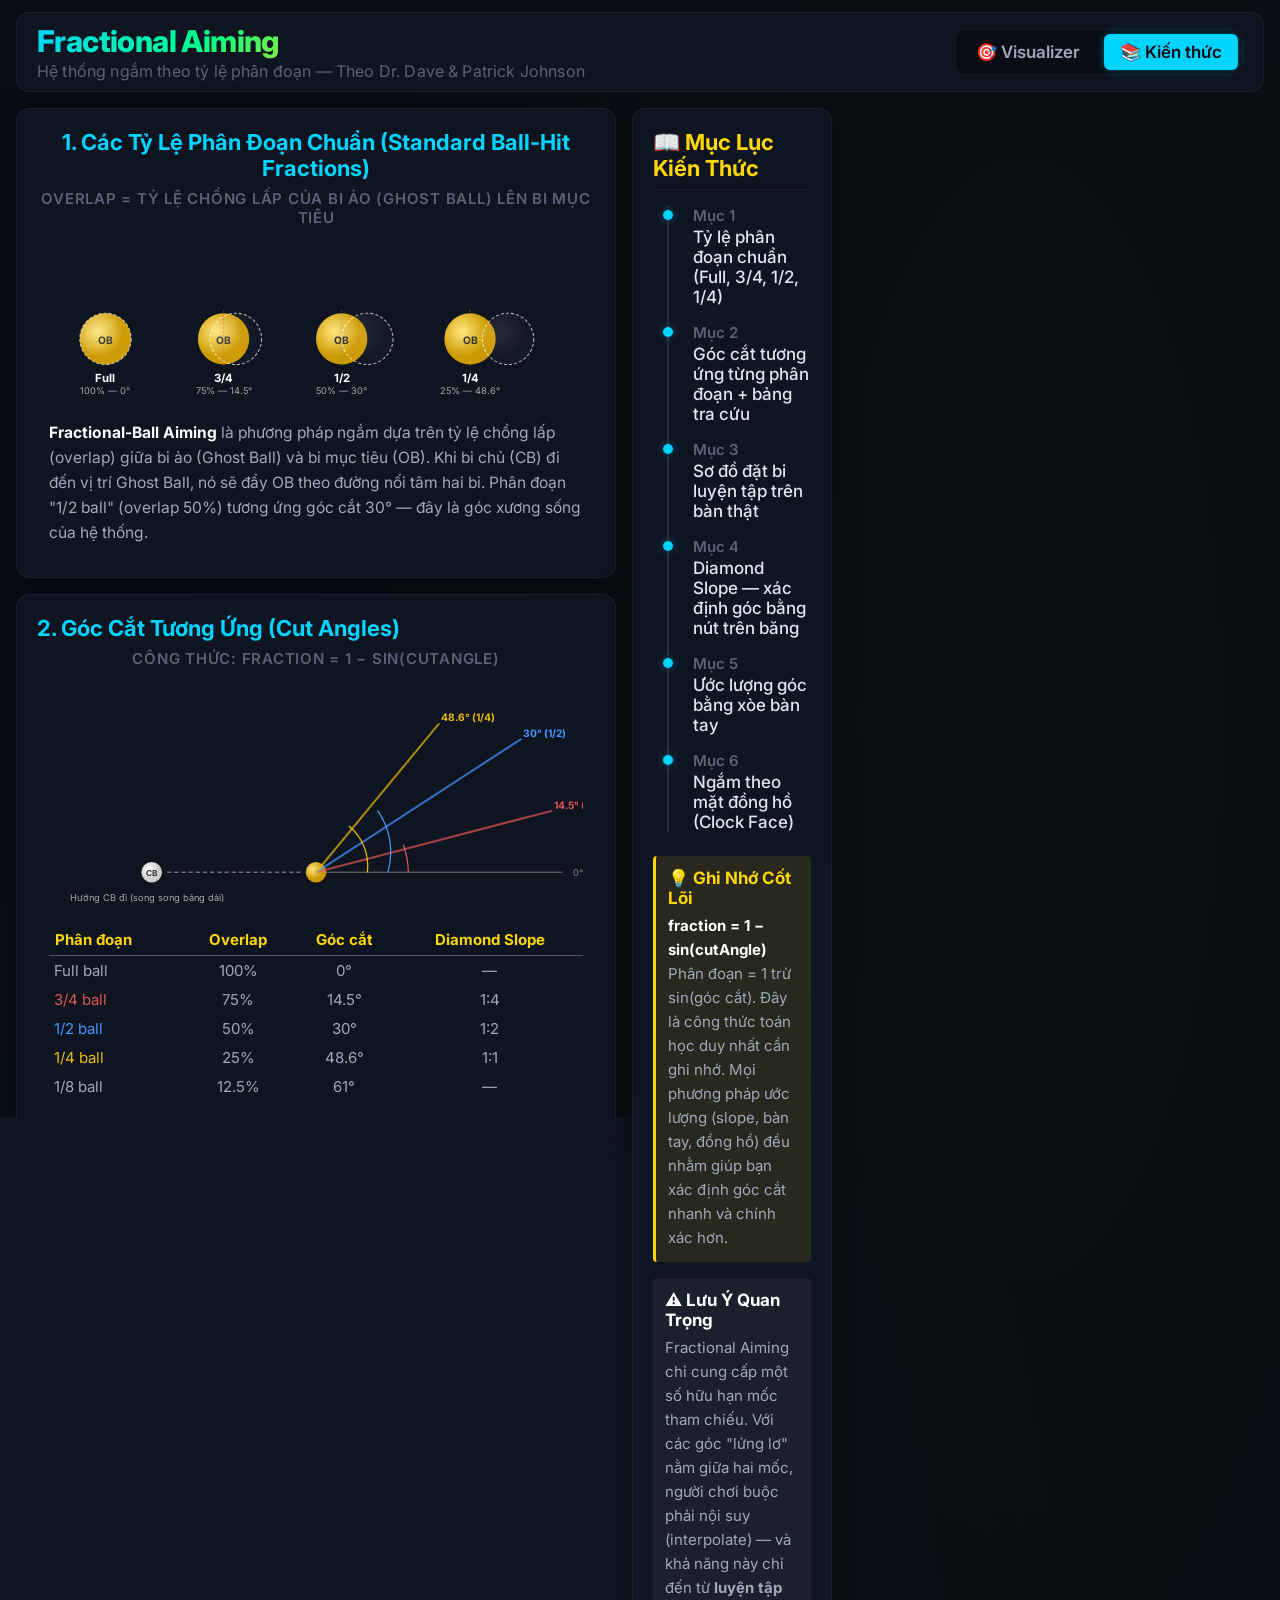
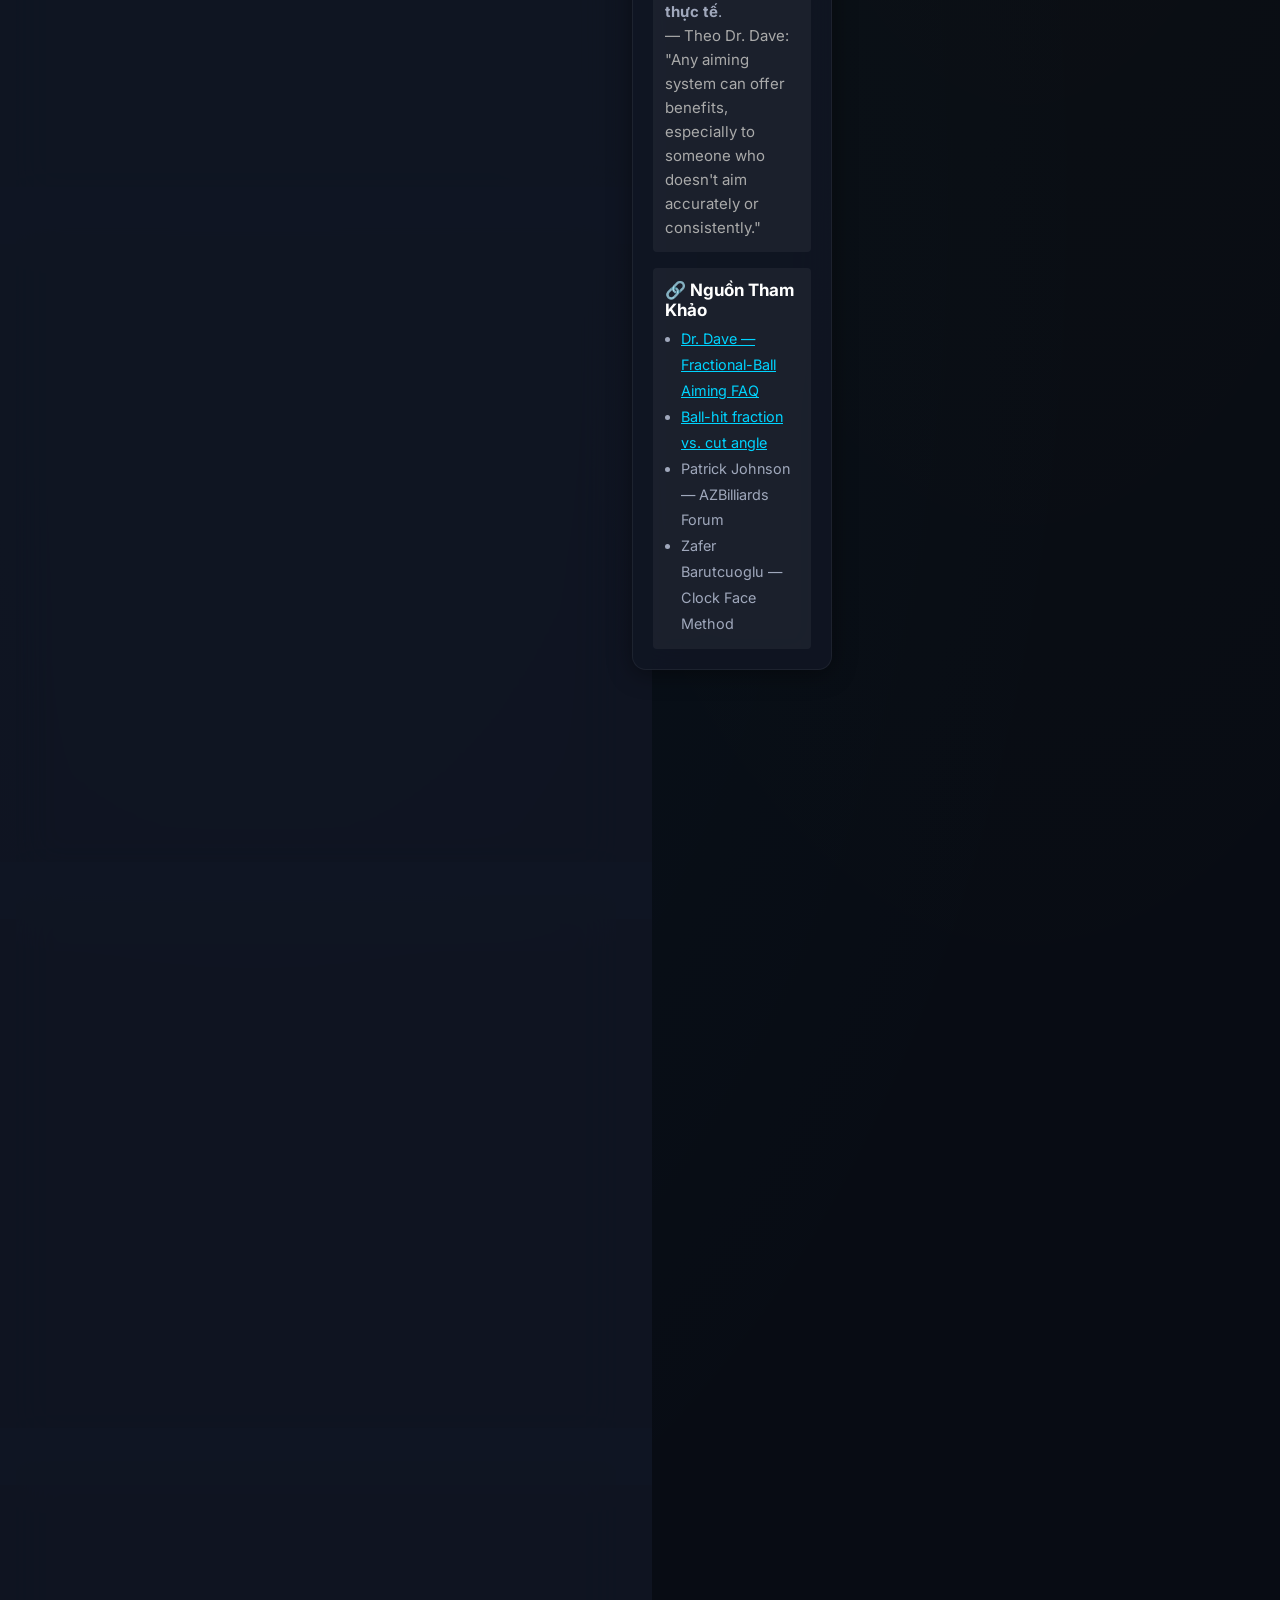
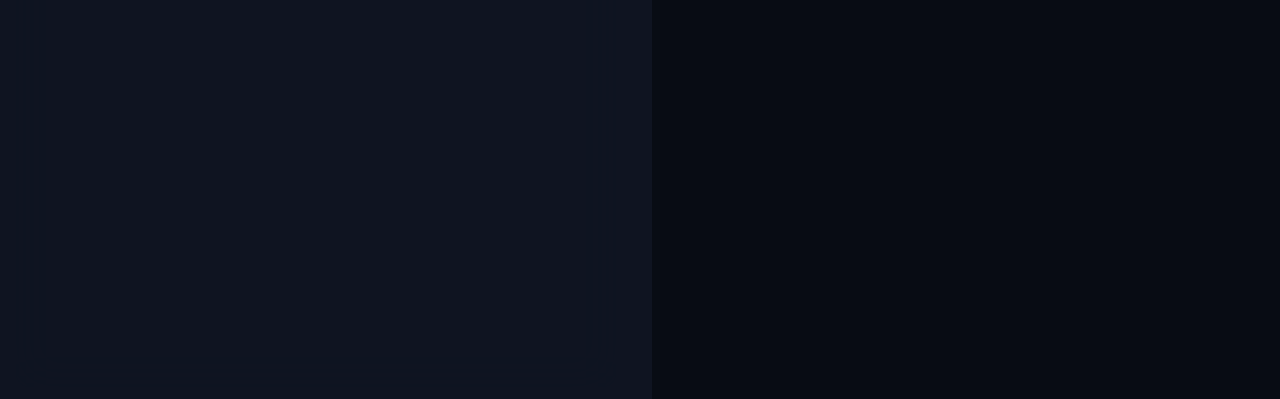
<file: training.html>
<!doctype html>
<html lang="vi">
  <head>
    <meta charset="UTF-8" />
    <meta name="viewport" content="width=device-width, initial-scale=1.0" />
    <meta
      name="description"
      content="Kiến thức Fractional-Ball Aiming: Tỷ lệ phân đoạn, góc cắt, phương pháp ước lượng theo Dr. Dave và Patrick Johnson."
    />
    <title>Fractional Aiming – Kiến thức cơ bản</title>
    <link
      href="https://fonts.googleapis.com/css2?family=Inter:wght@300;400;500;600;700;800&display=swap"
      rel="stylesheet"
    />
    <link rel="stylesheet" href="style.css" />
  </head>
  <body>
    <div class="app">
      <!-- Header -->
      <header class="app-header">
        <div class="header-titles">
          <h1>
            Fractional Aiming <span class="subtitle">• Kiến thức</span>
          </h1>
          <p class="tagline">
            Hệ thống ngắm theo tỷ lệ phân đoạn — Theo Dr. Dave & Patrick Johnson
          </p>
        </div>
        <nav class="app-nav">
          <a href="index.html" class="nav-link">🎯 Visualizer</a>
          <a href="training.html" class="nav-link active">📚 Kiến thức</a>
        </nav>
      </header>

      <!-- Main Content -->
      <main class="main-content">
        <div class="training-container">
          <!-- Left Column: Knowledge Sections -->
          <section class="drills-section">

            <!-- Section 1: Standard Ball-Hit Fractions -->
            <div class="drill-card panel" style="flex-direction: column; align-items: stretch;">
              <div class="drill-content" style="width:100%; padding-bottom: 8px;">
                <h3 class="drill-title" style="text-align:center; font-size: 1.1rem;">1. Các Tỷ Lệ Phân Đoạn Chuẩn (Standard Ball-Hit Fractions)</h3>
                <div class="drill-meta" style="text-align:center;">Overlap = Tỷ lệ chồng lấp của bi ảo (Ghost Ball) lên bi mục tiêu</div>
              </div>
              <div style="width:100%; padding: 0 12px 12px;">
                <svg viewBox="0 0 520 140" width="100%" style="display:block;">
                  <defs>
                    <radialGradient id="gb-g" cx="35%" cy="35%"><stop offset="0%" stop-color="rgba(255,255,255,0.15)"/><stop offset="100%" stop-color="rgba(255,255,255,0.03)"/></radialGradient>
                    <radialGradient id="ob-g" cx="35%" cy="35%"><stop offset="0%" stop-color="#ffe680"/><stop offset="100%" stop-color="#cc9900"/></radialGradient>
                    <radialGradient id="cb-g" cx="35%" cy="35%"><stop offset="0%" stop-color="#fff"/><stop offset="100%" stop-color="#ccc"/></radialGradient>
                  </defs>

                  <!-- Full Ball (1/1) -->
                  <g transform="translate(55,70)">
                    <circle r="25" fill="url(#ob-g)"/><text y="5" fill="#333" font-size="10" font-weight="bold" text-anchor="middle">OB</text>
                    <circle r="25" fill="url(#gb-g)" stroke="#fff" stroke-width="1" stroke-dasharray="3,2" opacity="0.7"/>
                    <text y="42" fill="#fff" font-size="11" font-weight="bold" text-anchor="middle">Full</text>
                    <text y="54" fill="#aaa" font-size="9" text-anchor="middle">100% — 0°</text>
                  </g>

                  <!-- 3/4 Ball -->
                  <g transform="translate(170,70)">
                    <circle r="25" fill="url(#ob-g)"/><text y="5" fill="#333" font-size="10" font-weight="bold" text-anchor="middle">OB</text>
                    <circle cx="12" r="25" fill="url(#gb-g)" stroke="#fff" stroke-width="1" stroke-dasharray="3,2" opacity="0.7"/>
                    <line x1="0" y1="-28" x2="0" y2="28" stroke="#e05555" stroke-width="0.8" stroke-dasharray="2,2" opacity="0.5"/>
                    <text y="42" fill="#fff" font-size="11" font-weight="bold" text-anchor="middle">3/4</text>
                    <text y="54" fill="#aaa" font-size="9" text-anchor="middle">75% — 14.5°</text>
                  </g>

                  <!-- 1/2 Ball -->
                  <g transform="translate(285,70)">
                    <circle r="25" fill="url(#ob-g)"/><text y="5" fill="#333" font-size="10" font-weight="bold" text-anchor="middle">OB</text>
                    <circle cx="25" r="25" fill="url(#gb-g)" stroke="#fff" stroke-width="1" stroke-dasharray="3,2" opacity="0.7"/>
                    <line x1="0" y1="-28" x2="0" y2="28" stroke="#4499ff" stroke-width="0.8" stroke-dasharray="2,2" opacity="0.5"/>
                    <text y="42" fill="#fff" font-size="11" font-weight="bold" text-anchor="middle">1/2</text>
                    <text y="54" fill="#aaa" font-size="9" text-anchor="middle">50% — 30°</text>
                  </g>

                  <!-- 1/4 Ball -->
                  <g transform="translate(410,70)">
                    <circle r="25" fill="url(#ob-g)"/><text y="5" fill="#333" font-size="10" font-weight="bold" text-anchor="middle">OB</text>
                    <circle cx="37" r="25" fill="url(#gb-g)" stroke="#fff" stroke-width="1" stroke-dasharray="3,2" opacity="0.7"/>
                    <line x1="0" y1="-28" x2="0" y2="28" stroke="#eebb00" stroke-width="0.8" stroke-dasharray="2,2" opacity="0.5"/>
                    <text y="42" fill="#fff" font-size="11" font-weight="bold" text-anchor="middle">1/4</text>
                    <text y="54" fill="#aaa" font-size="9" text-anchor="middle">25% — 48.6°</text>
                  </g>
                </svg>
                <p style="font-size:0.78rem; color: var(--text-secondary); margin-top:10px; line-height:1.6;">
                  <strong style="color:#fff;">Fractional-Ball Aiming</strong> là phương pháp ngắm dựa trên tỷ lệ chồng lấp (overlap) giữa bi ảo (Ghost Ball) và bi mục tiêu (OB). Khi bi chủ (CB) đi đến vị trí Ghost Ball, nó sẽ đẩy OB theo đường nối tâm hai bi. Phân đoạn "1/2 ball" (overlap 50%) tương ứng góc cắt 30° — đây là góc xương sống của hệ thống.
                </p>
              </div>
            </div>

            <!-- Section 2: Cut Angles for All Fractions -->
            <div class="drill-card panel" style="flex-direction: column; align-items: stretch;">
              <div class="drill-content" style="width:100%; padding-bottom: 8px;">
                <h3 class="drill-title" style="text-align:center; font-size: 1.1rem;">2. Góc Cắt Tương Ứng (Cut Angles)</h3>
                <div class="drill-meta" style="text-align:center;">Công thức: fraction = 1 − sin(cutAngle)</div>
              </div>
              <div style="width:100%; padding: 0 12px 12px;">
                <svg viewBox="0 0 520 200" width="100%" style="display:block;">
                  <!-- Reference horizontal line (pocket line) -->
                  <line x1="260" y1="160" x2="500" y2="160" stroke="#555" stroke-width="1.5"/>
                  <text x="510" y="164" fill="#888" font-size="9">0°</text>

                  <!-- OB at origin -->
                  <circle cx="260" cy="160" r="10" fill="url(#ob-g)"/>

                  <!-- 14.5° line (3/4 ball) -->
                  <line x1="260" y1="160" x2="490" y2="100" stroke="#e05555" stroke-width="2" opacity="0.7"/>
                  <text x="492" y="98" fill="#e05555" font-size="10" font-weight="bold">14.5° (3/4)</text>

                  <!-- 30° line (1/2 ball) -->
                  <line x1="260" y1="160" x2="460" y2="30" stroke="#4499ff" stroke-width="2" opacity="0.7"/>
                  <text x="462" y="28" fill="#4499ff" font-size="10" font-weight="bold">30° (1/2)</text>

                  <!-- 48.6° line (1/4 ball) -->
                  <line x1="260" y1="160" x2="380" y2="15" stroke="#eebb00" stroke-width="2" opacity="0.7"/>
                  <text x="382" y="13" fill="#eebb00" font-size="10" font-weight="bold">48.6° (1/4)</text>

                  <!-- Angle arcs -->
                  <path d="M 350 160 A 90 90 0 0 0 345 133" fill="none" stroke="#e05555" stroke-width="1.2"/>
                  <path d="M 330 160 A 70 70 0 0 0 320 100" fill="none" stroke="#4499ff" stroke-width="1.2"/>
                  <path d="M 310 160 A 50 50 0 0 0 292 115" fill="none" stroke="#eebb00" stroke-width="1.2"/>

                  <!-- CB direction (incoming from left, parallel to the 0° line) -->
                  <circle cx="100" cy="160" r="10" fill="url(#cb-g)"/>
                  <text x="100" y="164" fill="#333" font-size="8" font-weight="bold" text-anchor="middle">CB</text>
                  <line x1="115" y1="160" x2="245" y2="160" stroke="#fff" stroke-width="1.5" stroke-dasharray="4,3" opacity="0.4"/>

                  <text x="20" y="188" fill="#aaa" font-size="9">Hướng CB đi (song song băng dài)</text>
                </svg>

                <!-- Cut angle table -->
                <table style="width:100%; border-collapse:collapse; margin-top:10px; font-size:0.75rem;">
                  <thead>
                    <tr style="border-bottom:1px solid rgba(255,255,255,0.15);">
                      <th style="text-align:left; padding:6px; color:var(--gold);">Phân đoạn</th>
                      <th style="text-align:center; padding:6px; color:var(--gold);">Overlap</th>
                      <th style="text-align:center; padding:6px; color:var(--gold);">Góc cắt</th>
                      <th style="text-align:center; padding:6px; color:var(--gold);">Diamond Slope</th>
                    </tr>
                  </thead>
                  <tbody style="color: var(--text-secondary);">
                    <tr><td style="padding:5px;">Full ball</td><td style="text-align:center;">100%</td><td style="text-align:center;">0°</td><td style="text-align:center;">—</td></tr>
                    <tr><td style="padding:5px; color:#e05555;">3/4 ball</td><td style="text-align:center;">75%</td><td style="text-align:center;">14.5°</td><td style="text-align:center;">1:4</td></tr>
                    <tr><td style="padding:5px; color:#4499ff;">1/2 ball</td><td style="text-align:center;">50%</td><td style="text-align:center;">30°</td><td style="text-align:center;">1:2</td></tr>
                    <tr><td style="padding:5px; color:#eebb00;">1/4 ball</td><td style="text-align:center;">25%</td><td style="text-align:center;">48.6°</td><td style="text-align:center;">1:1</td></tr>
                    <tr><td style="padding:5px;">1/8 ball</td><td style="text-align:center;">12.5%</td><td style="text-align:center;">61°</td><td style="text-align:center;">—</td></tr>
                  </tbody>
                </table>
              </div>
            </div>

            <!-- Section 3: Ball Placement / Practice Setup -->
            <div class="drill-card panel" style="flex-direction: column; align-items: stretch;">
              <div class="drill-content" style="width:100%; padding-bottom: 8px;">
                <h3 class="drill-title" style="text-align:center; font-size: 1.1rem;">3. Sơ Đồ Đặt Bi Luyện Tập (Practice Setup)</h3>
                <div class="drill-meta" style="text-align:center;">CB đánh song song băng dài → OB vào lỗ góc (theo Dr. Dave & Patrick Johnson)</div>
              </div>
              <div style="width:100%; padding: 0 8px 8px;">
                <svg viewBox="0 0 560 310" width="100%" style="display:block; border-radius:6px;">
                  <defs>
                    <linearGradient id="setup-rail" x1="0" y1="0" x2="0" y2="1">
                      <stop offset="0%" stop-color="#5c3a28"/>
                      <stop offset="50%" stop-color="#3a2518"/>
                      <stop offset="100%" stop-color="#5c3a28"/>
                    </linearGradient>
                    <marker id="arr-r" viewBox="0 0 10 10" refX="9" refY="5" markerWidth="8" markerHeight="8" orient="auto"><path d="M 0 1 L 10 5 L 0 9 z" fill="#e05555"/></marker>
                    <marker id="arr-b" viewBox="0 0 10 10" refX="9" refY="5" markerWidth="8" markerHeight="8" orient="auto"><path d="M 0 1 L 10 5 L 0 9 z" fill="#4499ff"/></marker>
                    <marker id="arr-y" viewBox="0 0 10 10" refX="9" refY="5" markerWidth="8" markerHeight="8" orient="auto"><path d="M 0 1 L 10 5 L 0 9 z" fill="#eebb00"/></marker>
                  </defs>

                  <!-- Table -->
                  <rect x="0" y="0" width="560" height="310" rx="6" fill="url(#setup-rail)"/>
                  <rect x="30" y="30" width="500" height="250" fill="#1e5a9e" rx="1"/>
                  <rect x="30" y="30" width="500" height="250" fill="none" stroke="#2a7d4f" stroke-width="2" rx="1"/>
                  <line x1="280" y1="30" x2="280" y2="280" stroke="#fff" stroke-width="0.5" opacity="0.12"/>

                  <!-- Pockets -->
                  <circle cx="30" cy="30" r="10" fill="#000"/><circle cx="280" cy="30" r="10" fill="#000"/>
                  <circle cx="530" cy="30" r="10" fill="#000"/><circle cx="30" cy="280" r="10" fill="#000"/>
                  <circle cx="280" cy="280" r="10" fill="#000"/><circle cx="530" cy="280" r="10" fill="#000"/>

                  <!-- Diamonds (top) -->
                  <circle cx="92.5" cy="17" r="2.5" fill="#d4c5a9"/><circle cx="155" cy="17" r="2.5" fill="#d4c5a9"/>
                  <circle cx="217.5" cy="17" r="2.5" fill="#d4c5a9"/><circle cx="342.5" cy="17" r="2.5" fill="#d4c5a9"/>
                  <circle cx="405" cy="17" r="2.5" fill="#d4c5a9"/><circle cx="467.5" cy="17" r="2.5" fill="#d4c5a9"/>
                  <!-- Diamonds (bottom) -->
                  <circle cx="92.5" cy="293" r="2.5" fill="#d4c5a9"/><circle cx="155" cy="293" r="2.5" fill="#d4c5a9"/>
                  <circle cx="217.5" cy="293" r="2.5" fill="#d4c5a9"/><circle cx="342.5" cy="293" r="2.5" fill="#d4c5a9"/>
                  <circle cx="405" cy="293" r="2.5" fill="#d4c5a9"/><circle cx="467.5" cy="293" r="2.5" fill="#d4c5a9"/>
                  <!-- Diamonds (left) -->
                  <circle cx="17" cy="92.5" r="2.5" fill="#d4c5a9"/><circle cx="17" cy="155" r="2.5" fill="#d4c5a9"/><circle cx="17" cy="217.5" r="2.5" fill="#d4c5a9"/>
                  <!-- Diamonds (right) -->
                  <circle cx="543" cy="92.5" r="2.5" fill="#d4c5a9"/><circle cx="543" cy="155" r="2.5" fill="#d4c5a9"/><circle cx="543" cy="217.5" r="2.5" fill="#d4c5a9"/>

                  <!-- ROW 1: 3/4 ball (~15°) — RED. OB at (405,65): atan2(35,125)=15.6° -->
                  <rect x="42" y="48" width="42" height="34" rx="3" fill="#e05555" opacity="0.85"/>
                  <text x="63" y="62" fill="#fff" font-size="11" font-weight="bold" text-anchor="middle">3/4</text>
                  <circle cx="56" cy="76" r="5" fill="none" stroke="#fff" stroke-width="0.8" opacity="0.5"/>
                  <circle cx="59" cy="76" r="5" fill="#fff" opacity="0.25"/>
                  <circle cx="155" cy="65" r="7" fill="#fffff5" stroke="#999" stroke-width="0.8"/>
                  <line x1="168" y1="65" x2="388" y2="65" stroke="#e05555" stroke-width="2.5" marker-end="url(#arr-r)"/>
                  <circle cx="405" cy="65" r="7" fill="#e05555" stroke="#fff" stroke-width="1"/>
                  <line x1="412" y1="62" x2="522" y2="35" stroke="#555" stroke-width="1.5" stroke-dasharray="4,3"/>

                  <!-- ROW 2: 1/2 ball (~30°) — BLUE. OB at (405,103): atan2(73,125)=30.3° -->
                  <rect x="42" y="86" width="42" height="34" rx="3" fill="#4499ff" opacity="0.85"/>
                  <text x="63" y="100" fill="#fff" font-size="11" font-weight="bold" text-anchor="middle">1/2</text>
                  <circle cx="54" cy="114" r="5" fill="none" stroke="#fff" stroke-width="0.8" opacity="0.5"/>
                  <circle cx="60" cy="114" r="5" fill="#fff" opacity="0.25"/>
                  <circle cx="155" cy="103" r="7" fill="#fffff5" stroke="#999" stroke-width="0.8"/>
                  <line x1="168" y1="103" x2="388" y2="103" stroke="#4499ff" stroke-width="2.5" marker-end="url(#arr-b)"/>
                  <circle cx="405" cy="103" r="7" fill="#4499ff" stroke="#fff" stroke-width="1"/>
                  <line x1="412" y1="98" x2="522" y2="35" stroke="#555" stroke-width="1.5" stroke-dasharray="4,3"/>

                  <!-- ROW 3: 1/4 ball (45°) — YELLOW. OB at (405,155): atan2(125,125)=45° -->
                  <rect x="42" y="138" width="42" height="34" rx="3" fill="#eebb00" opacity="0.85"/>
                  <text x="63" y="152" fill="#000" font-size="11" font-weight="bold" text-anchor="middle">1/4</text>
                  <circle cx="52" cy="166" r="5" fill="none" stroke="#fff" stroke-width="0.8" opacity="0.5"/>
                  <circle cx="61" cy="166" r="5" fill="#fff" opacity="0.25"/>
                  <circle cx="155" cy="155" r="7" fill="#fffff5" stroke="#999" stroke-width="0.8"/>
                  <line x1="168" y1="155" x2="388" y2="155" stroke="#eebb00" stroke-width="2.5" marker-end="url(#arr-y)"/>
                  <circle cx="405" cy="155" r="7" fill="#eebb00" stroke="#fff" stroke-width="1"/>
                  <line x1="412" y1="148" x2="522" y2="35" stroke="#555" stroke-width="1.5" stroke-dasharray="4,3"/>

                  <!-- Target pocket glow -->
                  <circle cx="530" cy="30" r="14" fill="none" stroke="#ffd700" stroke-width="2" opacity="0.8"/>

                  <text x="280" y="240" fill="#fff" font-size="12" text-anchor="middle" font-weight="bold" opacity="0.2">Ball-Hit Fraction Practice Shots</text>
                  <text x="280" y="258" fill="#fff" font-size="8" text-anchor="middle" opacity="0.15">drdavepoolinfo.com</text>
                </svg>

                <div style="margin-top:10px; padding:10px; background:rgba(255,255,255,0.05); border-radius:4px; font-size:0.72rem; color:var(--text-secondary); line-height:1.6;">
                  <strong style="color:#fff;">📌 Cách đặt trên bàn thật:</strong><br/>
                  ① Chọn 1 <strong style="color:#ffd700;">lỗ góc</strong> làm mục tiêu.<br/>
                  ② Đặt OB cách lỗ khoảng <strong>2 nút (diamond)</strong> dọc băng dài, cách băng ra giữa bàn:<br/>
                  &nbsp;&nbsp;&nbsp;<span style="color:#e05555;">● 3/4 bi: ½ nút từ băng (~15°)</span> &nbsp;
                  <span style="color:#4499ff;">● 1/2 bi: 1 nút từ băng (~30°)</span> &nbsp;
                  <span style="color:#eebb00;">● 1/4 bi: 2 nút từ băng (45°)</span><br/>
                  ③ CB đặt <em>cùng khoảng cách từ băng</em> với OB, đánh <strong>song song băng dài →</strong>.
                </div>
              </div>
            </div>

            <!-- Section 4: Diamond Slope Method -->
            <div class="drill-card panel" style="flex-direction: column; align-items: stretch;">
              <div class="drill-content" style="width:100%; padding-bottom: 8px;">
                <h3 class="drill-title" style="text-align:center; font-size: 1.1rem;">4. Xác Định Góc Bằng Diamond (Slope Method)</h3>
                <div class="drill-meta" style="text-align:center;">Patrick Johnson — Dùng tỷ lệ nút trên băng để xác định phân đoạn</div>
              </div>
              <div style="width:100%; padding: 0 12px 12px;">
                <svg viewBox="0 0 300 250" width="100%" style="display:block; max-width: 400px; margin: 0 auto;">
                  <!-- Corner area showing slope lines -->
                  <path d="M 40 40 L 40 230" stroke="#3a2518" stroke-width="15"/>
                  <path d="M 40 40 L 280 40" stroke="#3a2518" stroke-width="15"/>
                  <rect x="40" y="40" width="240" height="190" fill="#1e5a9e"/>
                  <rect x="40" y="40" width="240" height="190" fill="none" stroke="#2a7d4f" stroke-width="1.5"/>

                  <!-- Pocket -->
                  <circle cx="37" cy="37" r="12" fill="#000"/>

                  <!-- Diamond markers on top rail -->
                  <circle cx="100" cy="33" r="2.5" fill="#d4c5a9"/>
                  <circle cx="160" cy="33" r="2.5" fill="#d4c5a9"/>
                  <circle cx="220" cy="33" r="2.5" fill="#d4c5a9"/>
                  <text x="100" y="26" fill="#aaa" font-size="8" text-anchor="middle">1</text>
                  <text x="160" y="26" fill="#aaa" font-size="8" text-anchor="middle">2</text>
                  <text x="220" y="26" fill="#aaa" font-size="8" text-anchor="middle">3</text>

                  <!-- Diamond markers on left rail -->
                  <circle cx="33" cy="100" r="2.5" fill="#d4c5a9"/>
                  <circle cx="33" cy="160" r="2.5" fill="#d4c5a9"/>
                  <circle cx="33" cy="220" r="2.5" fill="#d4c5a9"/>
                  <text x="22" y="103" fill="#aaa" font-size="8" text-anchor="middle">1</text>
                  <text x="22" y="163" fill="#aaa" font-size="8" text-anchor="middle">2</text>
                  <text x="22" y="223" fill="#aaa" font-size="8" text-anchor="middle">3</text>

                  <!-- Slope 1:1 (45°, 1/4 ball) — Yellow -->
                  <line x1="44" y1="44" x2="160" y2="160" stroke="#eebb00" stroke-width="2" stroke-dasharray="4,3" opacity="0.7"/>
                  <circle cx="130" cy="130" r="5" fill="#eebb00"/>
                  <text x="170" y="158" fill="#eebb00" font-size="10" font-weight="bold">1:1 → 45° (1/4)</text>

                  <!-- Slope 1:2 (30°, 1/2 ball) — Blue -->
                  <line x1="44" y1="44" x2="220" y2="130" stroke="#4499ff" stroke-width="2" stroke-dasharray="4,3" opacity="0.7"/>
                  <circle cx="180" cy="110" r="5" fill="#4499ff"/>
                  <text x="195" y="130" fill="#4499ff" font-size="10" font-weight="bold">1:2 → ~30° (1/2)</text>

                  <!-- Slope 1:4 (15°, 3/4 ball) — Red -->
                  <line x1="44" y1="44" x2="280" y2="90" stroke="#e05555" stroke-width="2" stroke-dasharray="4,3" opacity="0.7"/>
                  <circle cx="240" cy="80" r="5" fill="#e05555"/>
                  <text x="195" y="95" fill="#e05555" font-size="10" font-weight="bold">1:4 → ~15° (3/4)</text>
                </svg>

                <p style="font-size:0.78rem; color: var(--text-secondary); margin-top:10px; line-height:1.6;">
                  <strong style="color:#fff;">Slope = Tỷ lệ dọc:ngang</strong> tính từ lỗ góc qua các nút trên băng. Đặt OB tại bất kỳ điểm nào trên đường slope, CB đánh song song băng dài. Đây là phương pháp <em>chuẩn xác nhất</em> để thiết lập góc trên bàn thật mà không cần đo góc.<br/>
                  <span style="color:#aaa; font-size:0.7rem;">Lưu ý: Slope 1:2 thực tế tạo góc 26.6° (gần 30°). Giá trị chính xác cho đúng 30° là slope 1.15:2.</span>
                </p>
              </div>
            </div>

            <!-- Section 5: Hand Estimation -->
            <div class="drill-card panel" style="flex-direction: column; align-items: stretch;">
              <div class="drill-content" style="width:100%; padding-bottom: 8px;">
                <h3 class="drill-title" style="text-align:center; font-size: 1.1rem;">5. Ước Lượng Góc Bằng Bàn Tay (Hand Estimation)</h3>
                <div class="drill-meta" style="text-align:center;">Patrick Johnson — Xòe bàn tay 90° để ước lượng 3 góc chính</div>
              </div>
              <div style="width:100%; padding: 0 12px 12px;">
                <svg viewBox="0 0 320 220" width="100%" style="display:block; max-width: 400px; margin: 0 auto;">
                  <!-- Thumb direction (0°) -->
                  <path d="M 160 190 L 40 100" stroke="#fff" stroke-width="4" stroke-linecap="round" opacity="0.25"/>
                  <!-- Pinky direction (90°) -->
                  <path d="M 160 190 L 280 100" stroke="#fff" stroke-width="4" stroke-linecap="round" opacity="0.25"/>

                  <!-- 3 finger lines -->
                  <path d="M 160 190 L 90 45" stroke="#e05555" stroke-width="3" stroke-linecap="round"/>
                  <path d="M 160 190 L 160 30" stroke="#4499ff" stroke-width="3" stroke-linecap="round"/>
                  <path d="M 160 190 L 230 45" stroke="#eebb00" stroke-width="3" stroke-linecap="round"/>

                  <!-- Labels -->
                  <text x="25" y="90" fill="#fff" font-size="10" opacity="0.6">Ngón cái (0°)</text>
                  <text x="245" y="90" fill="#fff" font-size="10" opacity="0.6">Ngón út (90°)</text>

                  <text x="70" y="35" fill="#e05555" font-size="11" font-weight="bold">~15° (3/4)</text>
                  <text x="138" y="20" fill="#4499ff" font-size="11" font-weight="bold">~30° (1/2)</text>
                  <text x="218" y="35" fill="#eebb00" font-size="11" font-weight="bold">~45° (1/4)</text>

                  <!-- Wrist point -->
                  <circle cx="160" cy="190" r="8" fill="#fff" opacity="0.15"/>
                  <text x="160" y="215" fill="#aaa" font-size="9" text-anchor="middle">Cổ tay (gốc)</text>
                </svg>

                <p style="font-size:0.78rem; color: var(--text-secondary); margin-top:10px; line-height:1.6;">
                  Xòe bàn tay sao cho ngón cái và ngón út tạo góc vuông 90°. Ba ngón còn lại tự nhiên chia không gian thành các mốc <strong style="color:#e05555;">~15°</strong>, <strong style="color:#4499ff;">~30°</strong>, và <strong style="color:#eebb00;">~45°</strong>. Dùng bàn tay đặt song song mặt bàn, gốc tại OB, hướng ngón cái theo đường pocket để ước lượng nhanh góc cắt. Đổi tay cho góc cắt hướng ngược lại.
                </p>
              </div>
            </div>

            <!-- Section 6: Clock Face Aiming -->
            <div class="drill-card panel" style="flex-direction: column; align-items: stretch;">
              <div class="drill-content" style="width:100%; padding-bottom: 8px;">
                <h3 class="drill-title" style="text-align:center; font-size: 1.1rem;">6. Ngắm Theo Mặt Đồng Hồ (Clock Face Aiming)</h3>
                <div class="drill-meta" style="text-align:center;">Zafer Barutcuoglu — Dùng vị trí giờ trên viền OB làm điểm ngắm</div>
              </div>
              <div style="width:100%; padding: 0 12px 12px;">
                <svg viewBox="0 0 320 200" width="100%" style="display:block; max-width: 400px; margin: 0 auto;">
                  <!-- OB large -->
                  <circle cx="160" cy="90" r="60" fill="url(#ob-g)" opacity="0.4"/>
                  <circle cx="160" cy="90" r="60" fill="none" stroke="#666" stroke-width="1"/>

                  <!-- Clock face markers -->
                  <!-- 12:00 -->
                  <circle cx="160" cy="32" r="3" fill="#fff" opacity="0.5"/>
                  <text x="160" y="22" fill="#aaa" font-size="8" text-anchor="middle">12</text>
                  <!-- 1:00 = 3/4 ball -->
                  <circle cx="190" cy="37" r="4" fill="#e05555"/>
                  <text x="205" y="35" fill="#e05555" font-size="9" font-weight="bold">1h = 3/4</text>
                  <!-- 2:00 -->
                  <circle cx="212" cy="60" r="3" fill="#fff" opacity="0.3"/>
                  <!-- 3:00 = 1/2 ball -->
                  <circle cx="220" cy="90" r="4" fill="#4499ff"/>
                  <text x="235" y="94" fill="#4499ff" font-size="9" font-weight="bold">3h = 1/2</text>
                  <!-- Center -->
                  <circle cx="160" cy="90" r="2" fill="#fff" opacity="0.4"/>

                  <!-- Aim point labels -->
                  <text x="160" y="170" fill="#fff" font-size="10" text-anchor="middle" opacity="0.7">Nhìn thẳng từ phía CB</text>
                  <text x="160" y="185" fill="#aaa" font-size="8" text-anchor="middle">Cắt trái → ngắm vào bên phải OB</text>
                </svg>

                <p style="font-size:0.78rem; color: var(--text-secondary); margin-top:10px; line-height:1.6;">
                  Hình dung mặt đồng hồ trên viền bi mục tiêu: <strong style="color:#4499ff;">3 giờ</strong> = 1/2 ball (30°), <strong style="color:#e05555;">1 giờ</strong> = 3/4 ball (14.5°). Tâm bi chủ ngắm thẳng vào vị trí "giờ" tương ứng trên viền OB. Phương pháp này giúp người chơi dễ hình dung hơn so với việc ước lượng overlap trừu tượng bên trong bi.
                </p>
              </div>
            </div>

          </section>

          <!-- Right Column: Quick Reference -->
          <aside class="curriculum-section">
            <div class="curriculum-card panel">
              <h2 class="curriculum-title">📖 Mục Lục Kiến Thức</h2>
              <div class="timeline">
                <div class="timeline-item">
                  <div class="timeline-dot"></div>
                  <div class="timeline-time">Mục 1</div>
                  <div class="timeline-desc">Tỷ lệ phân đoạn chuẩn (Full, 3/4, 1/2, 1/4)</div>
                </div>
                <div class="timeline-item">
                  <div class="timeline-dot"></div>
                  <div class="timeline-time">Mục 2</div>
                  <div class="timeline-desc">Góc cắt tương ứng từng phân đoạn + bảng tra cứu</div>
                </div>
                <div class="timeline-item">
                  <div class="timeline-dot"></div>
                  <div class="timeline-time">Mục 3</div>
                  <div class="timeline-desc">Sơ đồ đặt bi luyện tập trên bàn thật</div>
                </div>
                <div class="timeline-item">
                  <div class="timeline-dot"></div>
                  <div class="timeline-time">Mục 4</div>
                  <div class="timeline-desc">Diamond Slope — xác định góc bằng nút trên băng</div>
                </div>
                <div class="timeline-item">
                  <div class="timeline-dot"></div>
                  <div class="timeline-time">Mục 5</div>
                  <div class="timeline-desc">Ước lượng góc bằng xòe bàn tay</div>
                </div>
                <div class="timeline-item">
                  <div class="timeline-dot"></div>
                  <div class="timeline-time">Mục 6</div>
                  <div class="timeline-desc">Ngắm theo mặt đồng hồ (Clock Face)</div>
                </div>
              </div>

              <div style="margin-top: 24px; padding: 12px; background: rgba(255,215,0,0.1); border-left: 3px solid var(--gold); border-radius: 4px;">
                <h4 style="color: var(--gold); font-size: 0.85rem; margin-bottom: 6px;">💡 Ghi Nhớ Cốt Lõi</h4>
                <p style="font-size: 0.75rem; color: var(--text-secondary); line-height: 1.6;">
                  <strong style="color:#fff;">fraction = 1 − sin(cutAngle)</strong><br/>
                  Phân đoạn = 1 trừ sin(góc cắt). Đây là công thức toán học duy nhất cần ghi nhớ. Mọi phương pháp ước lượng (slope, bàn tay, đồng hồ) đều nhằm giúp bạn xác định góc cắt nhanh và chính xác hơn.
                </p>
              </div>

              <div style="margin-top: 16px; padding: 12px; background: rgba(255,255,255,0.05); border-radius: 4px;">
                <h4 style="color: #fff; font-size: 0.85rem; margin-bottom: 6px;">⚠️ Lưu Ý Quan Trọng</h4>
                <p style="font-size: 0.75rem; color: var(--text-secondary); line-height: 1.6;">
                  Fractional Aiming chỉ cung cấp một số hữu hạn mốc tham chiếu. Với các góc "lửng lơ" nằm giữa hai mốc, người chơi buộc phải nội suy (interpolate) — và khả năng này chỉ đến từ <strong>luyện tập thực tế</strong>.<br/>
                  <span style="color:#aaa;">— Theo Dr. Dave: "Any aiming system can offer benefits, especially to someone who doesn't aim accurately or consistently."</span>
                </p>
              </div>

              <div style="margin-top: 16px; padding: 12px; background: rgba(255,255,255,0.05); border-radius: 4px;">
                <h4 style="color: #fff; font-size: 0.85rem; margin-bottom: 6px;">🔗 Nguồn Tham Khảo</h4>
                <ul style="font-size: 0.72rem; color: var(--text-secondary); line-height: 1.8; padding-left: 16px; margin:0;">
                  <li><a href="https://drdavepoolinfo.com/faq/aiming/fractional/" target="_blank" style="color: var(--accent);">Dr. Dave — Fractional-Ball Aiming FAQ</a></li>
                  <li><a href="https://drdavepoolinfo.com/faq/cut/ball-hit-fraction/" target="_blank" style="color: var(--accent);">Ball-hit fraction vs. cut angle</a></li>
                  <li>Patrick Johnson — AZBilliards Forum</li>
                  <li>Zafer Barutcuoglu — Clock Face Method</li>
                </ul>
              </div>
            </div>
          </aside>
        </div>
      </main>
    </div>
  </body>
</html>
</file>
<file: style.css>
/* ========================================
   Fractional Aiming - Billiard Visualization
   Dark Theme with Glassmorphism
   ======================================== */

:root {
  --bg: #080c14;
  --bg-subtle: #0d1220;
  --panel-bg: rgba(16, 22, 36, 0.88);
  --panel-border: rgba(255, 255, 255, 0.06);
  --panel-hover: rgba(255, 255, 255, 0.03);
  --text: #e0e6f0;
  --text-secondary: #a0a8bc;
  --text-muted: #5a6278;
  --accent: #00d4ff;
  --accent-dim: rgba(0, 212, 255, 0.15);
  --accent-glow: rgba(0, 212, 255, 0.35);
  --gold: #ffd700;
  --pink: #ff4da6;
  --orange: #ff8c00;
  --red: #ff3333;
  --green: #00ff88;
  --radius: 14px;
  --radius-sm: 8px;
  --shadow: 0 4px 24px rgba(0, 0, 0, 0.4);
  --transition: 0.25s cubic-bezier(0.4, 0, 0.2, 1);
}

/* Reset */
*,
*::before,
*::after {
  margin: 0;
  padding: 0;
  box-sizing: border-box;
}

html {
  font-size: 20px;
  -webkit-font-smoothing: antialiased;
  -moz-osx-font-smoothing: grayscale;
}

body {
  font-family:
    "Inter",
    -apple-system,
    BlinkMacSystemFont,
    "Segoe UI",
    sans-serif;
  background: var(--bg);
  color: var(--text);
  min-height: 100vh;
  overflow-x: hidden;
  background-image:
    radial-gradient(
      ellipse at 20% 50%,
      rgba(0, 212, 255, 0.03) 0%,
      transparent 60%
    ),
    radial-gradient(
      ellipse at 80% 20%,
      rgba(255, 215, 0, 0.02) 0%,
      transparent 50%
    );
}

/* App Container */
.app {
  max-width: 1500px;
  margin: 0 auto;
  padding: 12px 16px;
  display: flex;
  flex-direction: column;
  gap: 12px;
  min-height: 100vh;
}

/* Header */
.app-header {
  display: flex;
  justify-content: space-between;
  align-items: center;
  padding: 10px 20px;
  background: var(--panel-bg);
  border: 1px solid var(--panel-border);
  border-radius: var(--radius);
  margin-bottom: 4px;
}

.header-titles {
  display: flex;
  flex-direction: column;
  align-items: flex-start;
}

.app-nav {
  display: flex;
  gap: 8px;
  background: rgba(0, 0, 0, 0.4);
  padding: 4px;
  border-radius: 10px;
  border: 1px solid var(--panel-border);
}

.nav-link {
  color: var(--text-secondary);
  text-decoration: none;
  font-size: 0.85rem;
  font-weight: 600;
  padding: 8px 16px;
  border-radius: 6px;
  transition: all var(--transition);
}

.nav-link:hover {
  color: var(--text);
  background: rgba(255, 255, 255, 0.05);
}

.nav-link.active {
  color: var(--bg);
  background: var(--accent);
  box-shadow: 0 0 10px var(--accent-glow);
}

.app-header h1 {
  font-size: 1.5rem;
  font-weight: 800;
  letter-spacing: -0.02em;
  background: linear-gradient(135deg, #00d4ff 0%, #00ff88 50%, #ffd700 100%);
  -webkit-background-clip: text;
  -webkit-text-fill-color: transparent;
  background-clip: text;
}

.app-header .subtitle {
  font-weight: 400;
  font-size: 0.9rem;
  opacity: 0.8;
}

.app-header .tagline {
  color: var(--text-muted);
  font-size: 0.8rem;
  margin-top: 2px;
  letter-spacing: 0.01em;
}

/* Main Layout */
.main-content {
  display: grid;
  grid-template-columns: 1fr 420px;
  gap: 12px;
  flex: 1;
  min-height: 0;
}

/* Panel Base */
.panel {
  background: var(--panel-bg);
  border: 1px solid var(--panel-border);
  border-radius: var(--radius);
  box-shadow: var(--shadow);
  backdrop-filter: blur(20px);
  -webkit-backdrop-filter: blur(20px);
  overflow: hidden;
  display: flex;
  flex-direction: column;
}

.panel-header {
  padding: 10px 16px;
  display: flex;
  justify-content: space-between;
  align-items: center;
  border-bottom: 1px solid var(--panel-border);
  flex-shrink: 0;
}

.panel-header h2 {
  font-size: 0.85rem;
  font-weight: 600;
  letter-spacing: -0.01em;
}

.panel-badge {
  font-size: 0.65rem;
  font-weight: 500;
  padding: 2px 10px;
  background: var(--accent-dim);
  color: var(--accent);
  border-radius: 20px;
  letter-spacing: 0.03em;
  text-transform: uppercase;
}

/* Table Panel */
.table-panel {
  min-height: 0;
}

.table-panel .canvas-container {
  flex: 1;
  display: flex;
  align-items: center;
  justify-content: center;
  padding: 8px;
  min-height: 300px;
}

.table-panel canvas {
  display: block;
  border-radius: 6px;
}

.table-hint {
  padding: 6px 16px 10px;
  text-align: center;
  font-size: 0.72rem;
  color: var(--text-muted);
  border-top: 1px solid var(--panel-border);
}

.table-hint strong {
  color: var(--text-secondary);
}

/* Right Column */
.right-column {
  display: flex;
  flex-direction: column;
  gap: 12px;
  min-height: 0;
}

/* Perspective Panel */
.perspective-panel .canvas-container {
  padding: 8px;
  min-height: 280px;
  display: flex;
  justify-content: center;
  align-items: center;
}

.perspective-panel canvas {
  display: block;
  border-radius: 6px;
}

/* Config Panel */
.config-panel {
  flex: 1;
  min-height: 0;
}

.config-content {
  padding: 12px 14px 16px;
  display: flex;
  flex-direction: column;
  gap: 14px;
  overflow-y: auto;
  flex: 1;
}

.config-section {
  display: flex;
  flex-direction: column;
  gap: 6px;
}

.section-label {
  font-size: 0.68rem;
  font-weight: 600;
  color: var(--text-muted);
  text-transform: uppercase;
  letter-spacing: 0.08em;
}

/* Info Grid */
.info-grid {
  display: grid;
  grid-template-columns: 1fr 1fr 1fr 1fr;
  gap: 6px;
}

.info-item {
  background: rgba(0, 0, 0, 0.35);
  border: 1px solid rgba(255, 255, 255, 0.04);
  border-radius: var(--radius-sm);
  padding: 8px 6px;
  text-align: center;
}

.info-label {
  font-size: 0.6rem;
  color: var(--text-muted);
  text-transform: uppercase;
  letter-spacing: 0.06em;
  font-weight: 500;
}

.info-value {
  font-size: 1.15rem;
  font-weight: 800;
  margin-top: 2px;
  background: linear-gradient(135deg, var(--accent), var(--green));
  -webkit-background-clip: text;
  -webkit-text-fill-color: transparent;
  background-clip: text;
}

.info-sub {
  font-size: 0.6rem;
  color: var(--text-secondary);
  margin-top: 1px;
}

/* Preset Buttons */
.preset-buttons {
  display: flex;
  gap: 5px;
}

.preset-btn {
  flex: 1;
  padding: 10px 4px;
  background: rgba(255, 255, 255, 0.04);
  border: 1px solid rgba(255, 255, 255, 0.08);
  border-radius: var(--radius-sm);
  color: var(--text-secondary);
  font-family: "Inter", sans-serif;
  cursor: pointer;
  transition: all var(--transition);
  display: flex;
  flex-direction: column;
  align-items: center;
  gap: 2px;
  min-height: 44px;
  justify-content: center;
}

.preset-btn:hover {
  background: var(--accent-dim);
  border-color: rgba(0, 212, 255, 0.3);
  color: var(--text);
  transform: translateY(-1px);
}

.preset-btn.active {
  background: var(--accent-dim);
  border-color: var(--accent);
  color: var(--accent);
  box-shadow: 0 0 12px var(--accent-glow);
}

.preset-name {
  font-size: 0.8rem;
  font-weight: 700;
}

.preset-angle {
  font-size: 0.6rem;
  opacity: 0.6;
}

/* Slider */
.slider-container {
  display: flex;
  align-items: center;
  gap: 8px;
}

.slider-min,
.slider-max {
  font-size: 0.65rem;
  color: var(--text-muted);
  font-weight: 500;
  min-width: 28px;
}

.slider-max {
  text-align: right;
}

.slider-container input[type="range"] {
  flex: 1;
  -webkit-appearance: none;
  appearance: none;
  height: 4px;
  background: rgba(255, 255, 255, 0.12);
  border-radius: 2px;
  outline: none;
  cursor: pointer;
}

.slider-container input[type="range"]::-webkit-slider-thumb {
  -webkit-appearance: none;
  width: 18px;
  height: 18px;
  background: var(--accent);
  border-radius: 50%;
  cursor: grab;
  box-shadow:
    0 0 10px var(--accent-glow),
    0 2px 6px rgba(0, 0, 0, 0.3);
  transition: transform var(--transition);
}

.slider-container input[type="range"]::-webkit-slider-thumb:active {
  transform: scale(1.15);
  cursor: grabbing;
}

.slider-container input[type="range"]::-moz-range-thumb {
  width: 18px;
  height: 18px;
  background: var(--accent);
  border-radius: 50%;
  border: none;
  cursor: grab;
  box-shadow:
    0 0 10px var(--accent-glow),
    0 2px 6px rgba(0, 0, 0, 0.3);
}

/* Toggle Switches */
.toggle-list {
  display: flex;
  flex-direction: column;
  gap: 2px;
}

.toggle-row {
  display: flex;
  justify-content: space-between;
  align-items: center;
  padding: 8px 6px;
  border-radius: 8px;
  cursor: pointer;
  transition: background var(--transition);
  min-height: 40px;
}

.toggle-row:hover {
  background: var(--panel-hover);
}

.toggle-label {
  font-size: 0.78rem;
  display: flex;
  align-items: center;
  gap: 8px;
  user-select: none;
  color: var(--text-secondary);
}

.color-dot {
  width: 8px;
  height: 8px;
  border-radius: 50%;
  flex-shrink: 0;
  box-shadow: 0 0 4px currentColor;
}

.toggle-switch {
  position: relative;
  width: 40px;
  height: 22px;
  flex-shrink: 0;
}

.toggle-switch input {
  opacity: 0;
  width: 0;
  height: 0;
  position: absolute;
}

.toggle-track {
  position: absolute;
  top: 0;
  left: 0;
  right: 0;
  bottom: 0;
  background: rgba(255, 255, 255, 0.12);
  border-radius: 11px;
  transition: background var(--transition);
  cursor: pointer;
}

.toggle-switch input:checked + .toggle-track {
  background: var(--accent);
}

.toggle-track::after {
  content: "";
  position: absolute;
  top: 3px;
  left: 3px;
  width: 16px;
  height: 16px;
  background: #fff;
  border-radius: 50%;
  transition: transform var(--transition);
  box-shadow: 0 1px 3px rgba(0, 0, 0, 0.3);
}

.toggle-switch input:checked + .toggle-track::after {
  transform: translateX(18px);
}

/* Reference Table */
.ref-table {
  width: 100%;
  border-collapse: collapse;
  font-size: 0.72rem;
}

.ref-table th {
  text-align: left;
  padding: 6px 8px;
  color: var(--text-muted);
  font-weight: 600;
  text-transform: uppercase;
  letter-spacing: 0.04em;
  font-size: 0.65rem;
  border-bottom: 1px solid rgba(255, 255, 255, 0.06);
}

.ref-table td {
  padding: 5px 8px;
  color: var(--text-secondary);
  border-bottom: 1px solid rgba(255, 255, 255, 0.03);
}

.ref-table tbody tr:hover {
  background: var(--panel-hover);
}

.ref-table tbody tr:last-child td {
  border-bottom: none;
}

/* Scrollbar */
.config-content::-webkit-scrollbar {
  width: 4px;
}

.config-content::-webkit-scrollbar-track {
  background: transparent;
}

.config-content::-webkit-scrollbar-thumb {
  background: rgba(255, 255, 255, 0.1);
  border-radius: 2px;
}

.config-content::-webkit-scrollbar-thumb:hover {
  background: rgba(255, 255, 255, 0.2);
}

/* Responsive */
@media (max-width: 1100px) {
  .main-content {
    grid-template-columns: 1fr;
  }

  .table-panel .canvas-container {
    min-height: 280px;
  }

  .right-column {
    flex-direction: row;
    flex-wrap: wrap;
  }

  .perspective-panel {
    flex: 1;
    min-width: 300px;
  }

  .perspective-panel .canvas-container {
    min-height: 220px;
  }

  .config-panel {
    flex: none;
    min-width: 300px;
  }

  .config-content {
    overflow-y: visible;
  }
}

@media (max-width: 700px) {
  html {
    font-size: 17px;
  }

  .app {
    padding: 6px;
    min-height: auto;
  }

  .main-content {
    gap: 8px;
  }

  .right-column {
    flex-direction: column;
    gap: 8px;
  }

  .perspective-panel .canvas-container {
    min-height: 200px;
  }

  .table-panel .canvas-container {
    min-height: 220px;
    padding: 4px;
  }

  .panel-header {
    padding: 8px 12px;
  }

  .config-panel {
    flex: none;
  }

  .config-content {
    padding: 10px 12px 14px;
    gap: 10px;
    overflow-y: visible;
    flex: none;
  }

  .preset-buttons {
    flex-wrap: wrap;
    gap: 6px;
  }

  .preset-btn {
    min-width: 55px;
    padding: 8px 4px;
    min-height: 38px;
  }

  .info-grid {
    gap: 6px;
  }

  .info-item {
    padding: 8px 10px;
  }

  .app-header h1 {
    font-size: 1.3rem;
  }

  .app-header .subtitle {
    display: block;
    margin-left: 0;
    margin-top: 2px;
  }

  .table-hint {
    font-size: 0.65rem;
    padding: 5px 10px 8px;
  }

  .slider-container input[type="range"]::-webkit-slider-thumb {
    width: 24px;
    height: 24px;
  }

  .slider-container input[type="range"]::-moz-range-thumb {
    width: 24px;
    height: 24px;
  }

  .slider-container input[type="range"] {
    height: 6px;
  }

  /* Compact toggle rows on mobile */
  .toggle-row {
    padding: 5px 6px;
    min-height: 34px;
  }

  .toggle-label {
    font-size: 0.72rem;
  }
}

/* Animations */
@keyframes fadeIn {
  from {
    opacity: 0;
    transform: translateY(8px);
  }
  to {
    opacity: 1;
    transform: translateY(0);
  }
}

.panel {
  animation: fadeIn 0.5s ease-out both;
}

.table-panel {
  animation-delay: 0s;
}
.perspective-panel {
  animation-delay: 0.1s;
}
.config-panel {
  animation-delay: 0.2s;
}

/* ========================================
   Training Page Styles
   ======================================== */
.training-container {
  display: grid;
  grid-template-columns: 3fr 1fr;
  gap: 16px;
  flex: 1;
}

.drills-section, .curriculum-section {
  display: flex;
  flex-direction: column;
  gap: 16px;
}

.drill-card {
  background: var(--panel-bg);
  border: 1px solid var(--panel-border);
  border-radius: var(--radius);
  padding: 20px;
  display: flex;
  gap: 20px;
  box-shadow: var(--shadow);
}

.drill-content {
  flex: 1;
}

.drill-title {
  font-size: 1.2rem;
  font-weight: 700;
  color: var(--accent);
  margin-bottom: 8px;
  display: flex;
  align-items: center;
  gap: 8px;
}

.drill-meta {
  font-size: 0.75rem;
  color: var(--text-muted);
  text-transform: uppercase;
  letter-spacing: 0.05em;
  margin-bottom: 12px;
  font-weight: 600;
}

.drill-desc, .drill-req {
  font-size: 0.85rem;
  color: var(--text-secondary);
  line-height: 1.5;
  margin-bottom: 10px;
}

.drill-req strong {
  color: var(--gold);
}

.drill-diagram {
  width: 250px;
  height: 200px;
  background: linear-gradient(to bottom, #112a1f, #0d1a14);
  border: 4px solid #3c1e0e; /* Wood rail */
  border-radius: 8px;
  position: relative;
  display: flex;
  align-items: center;
  justify-content: center;
  box-shadow: inset 0 0 20px rgba(0,0,0,0.8);
  overflow: hidden;
  flex-shrink: 0;
}

.curriculum-card {
  background: var(--panel-bg);
  border: 1px solid var(--panel-border);
  border-radius: var(--radius);
  padding: 20px;
}

.curriculum-title {
  font-size: 1.1rem;
  font-weight: 700;
  margin-bottom: 16px;
  border-bottom: 1px solid var(--panel-border);
  padding-bottom: 8px;
  color: var(--gold);
}

.timeline {
  display: flex;
  flex-direction: column;
  gap: 16px;
  position: relative;
}

.timeline::before {
  content: '';
  position: absolute;
  top: 0; bottom: 0;
  left: 14px;
  width: 2px;
  background: rgba(255,255,255,0.1);
}

.timeline-item {
  position: relative;
  padding-left: 40px;
}

.timeline-dot {
  position: absolute;
  left: 10px;
  top: 4px;
  width: 10px;
  height: 10px;
  background: var(--accent);
  border-radius: 50%;
  box-shadow: 0 0 10px var(--accent-glow);
}

.timeline-time {
  font-size: 0.75rem;
  color: var(--text-muted);
  font-weight: 600;
}

.timeline-desc {
  font-size: 0.85rem;
  font-weight: 500;
  margin-top: 2px;
}

/* Responsive Training */
@media (max-width: 1100px) {
  .training-container {
    grid-template-columns: 1fr;
  }
}

@media (max-width: 700px) {
  .drill-card {
    flex-direction: column;
  }
  .drill-diagram {
    width: 100%;
    margin-top: 10px;
  }
}
</file>
